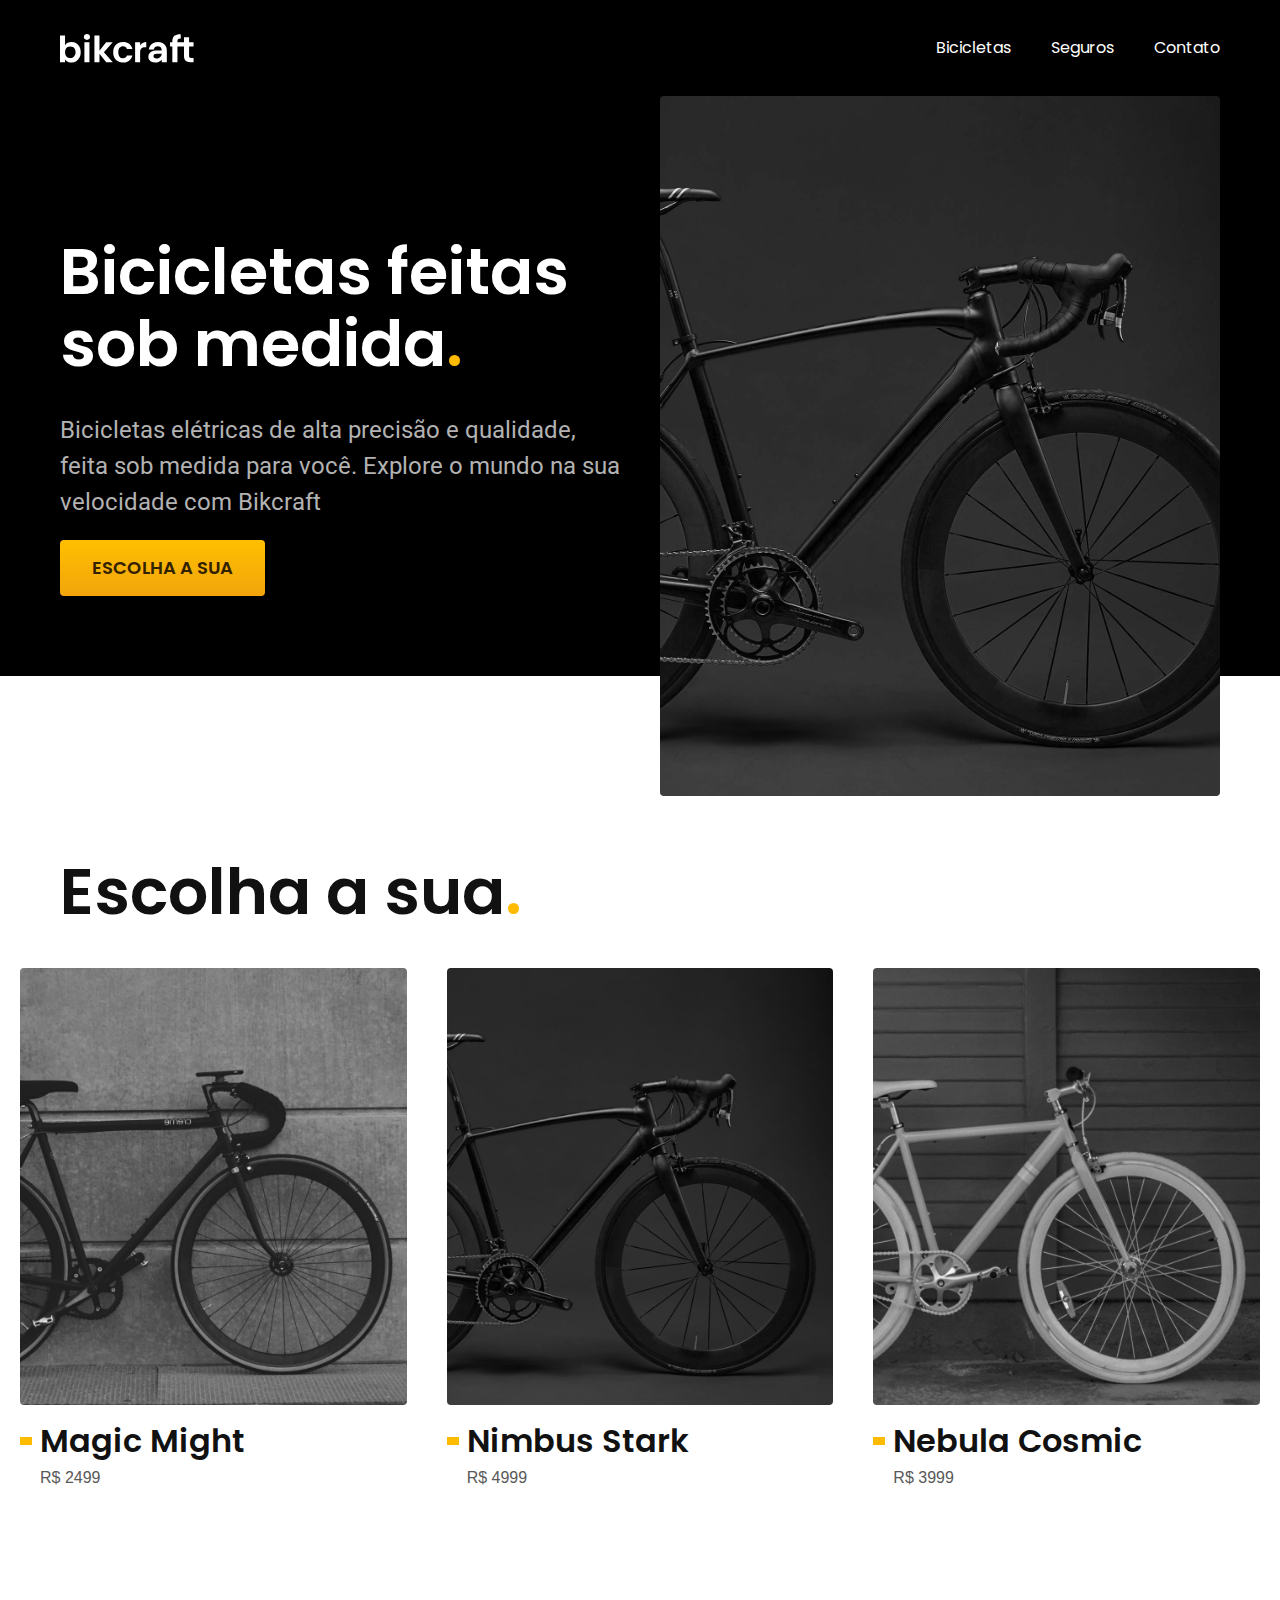
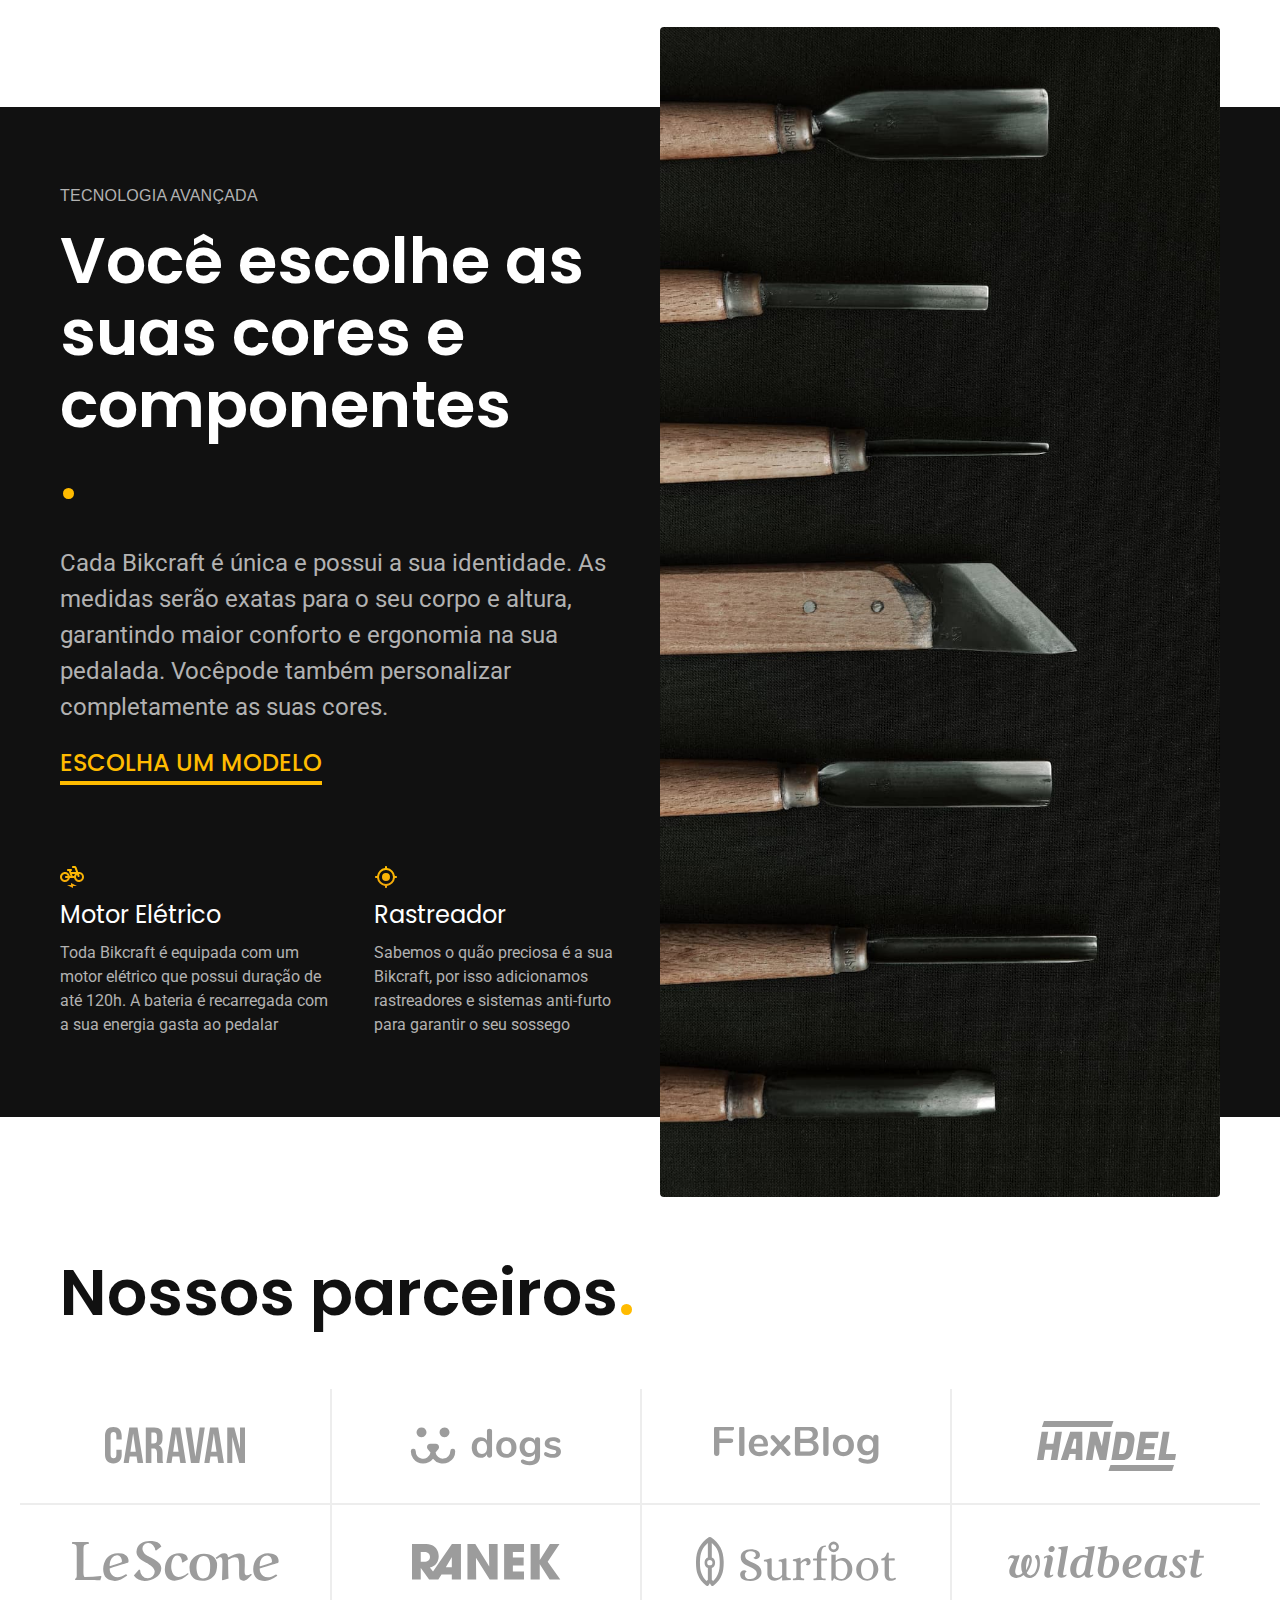
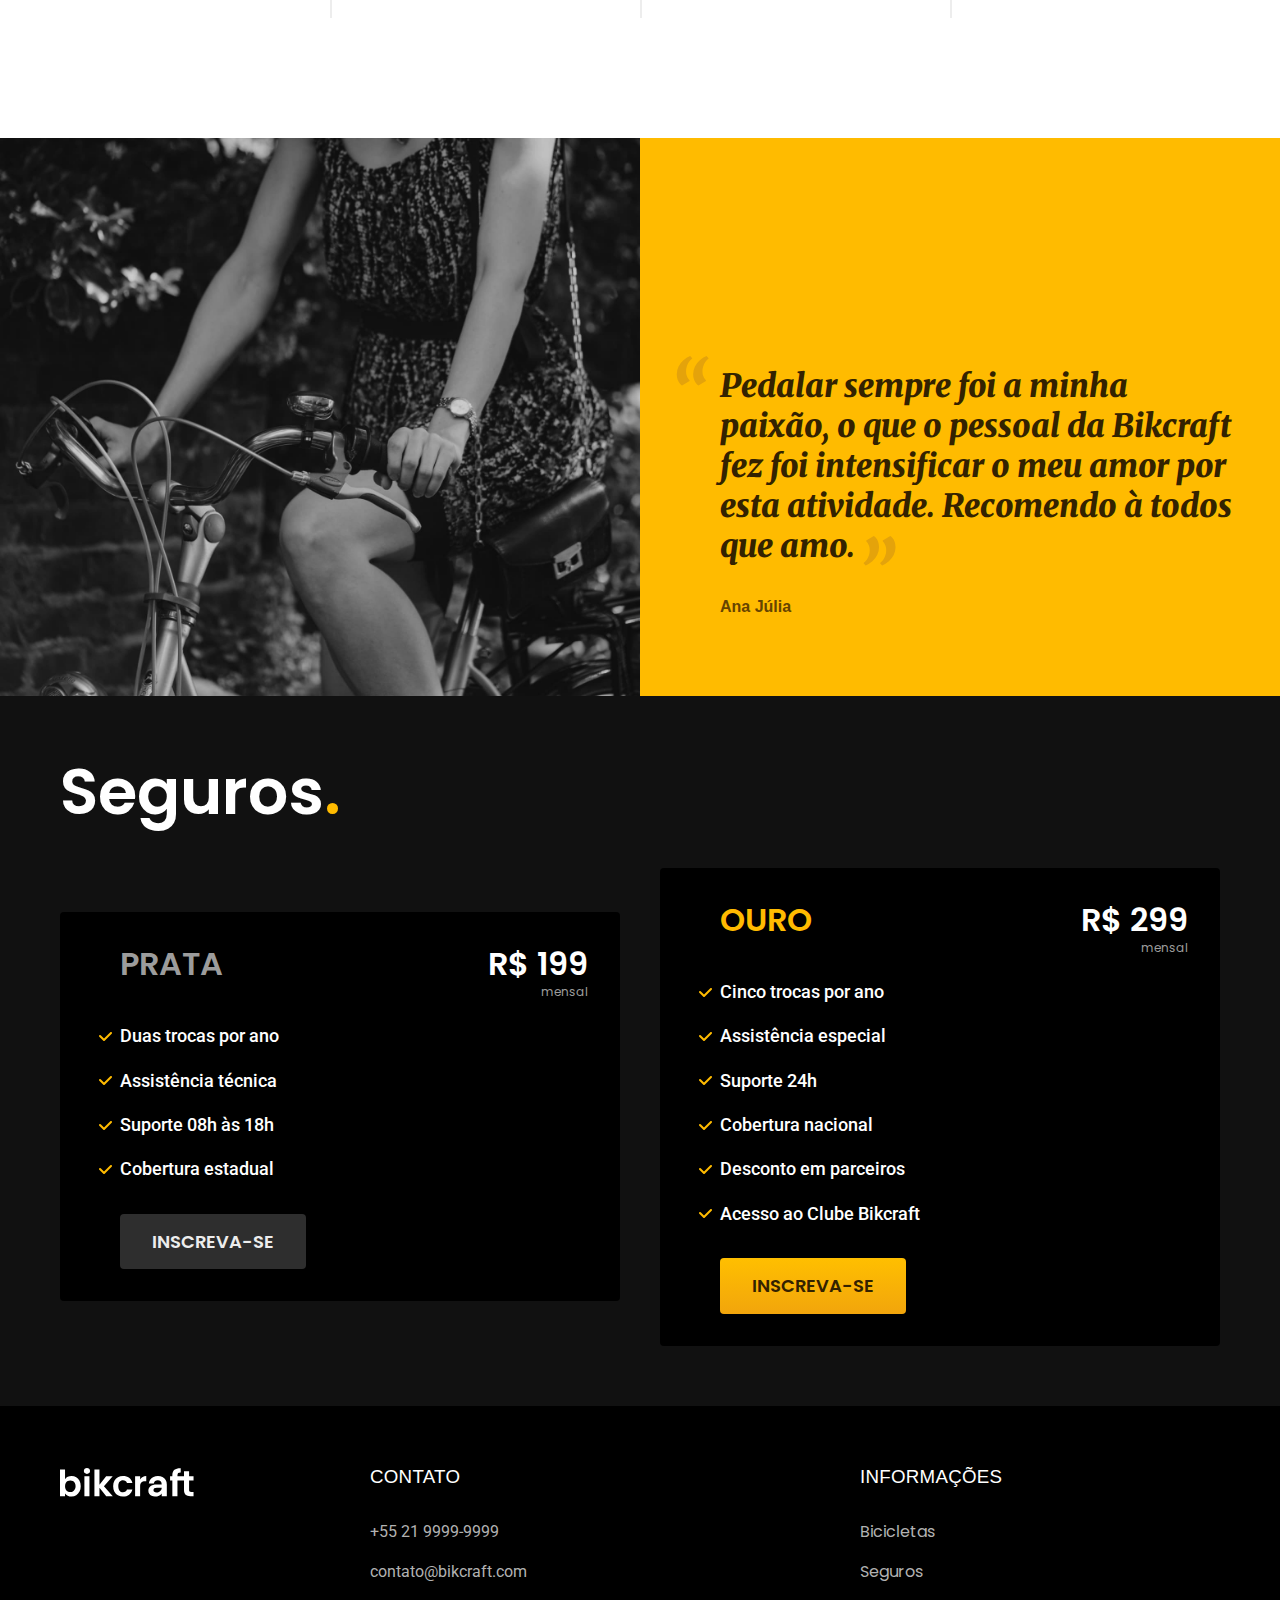
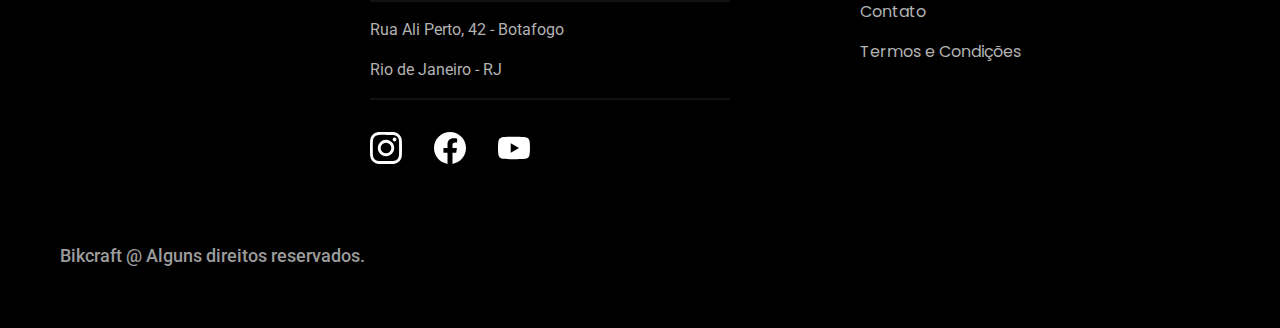
<file: index.html>
<!DOCTYPE html>
<html lang="en">

<head>
  <meta charset="UTF-8">
  <meta name="viewport" content="width=device-width, initial-scale=1.0">
  <meta name="description" content="Bicicletas elétricas de alta precisão e qualidade, feitas sob medida para o cliente. Explore o mundo na sua velocidade com a Bikecraft">
  <link rel="stylesheet" href="./css/style.css">
  <link rel="preconnect" href="https://fonts.googleapis.com">
  <link rel="preconnect" href="https://fonts.gstatic.com" crossorigin>
  <link href="https://fonts.googleapis.com/css2?family=Merriweather:ital,wght@1,900&family=Poppins:wght@400;600&family=Roboto:wght@400;500&display=swap" rel="stylesheet">
  <title>Bikecraft - Biciletas Elétricas</title>
</head>

<body>
  <header class="header-bg">
    <div class="header container">
      <a href="./">
        <img src="./img/bikcraft.svg" alt="Bikecraft">
      </a>

      <nav arial-label="primaria">
        <ul class="header-menu cor-0 font-1-s">
          <li><a href="./bicicletas.html">Bicicletas</a></li>
          <li><a href="./seguros.html">Seguros</a></li>
          <li><a href="./contato.html">Contato</a></li>
        </ul>
      </nav>
    </div>
  </header>

  <main class="introducao-bg">
    <div class="introducao container">
      <div class="introducao-conteudo">
        <h1 class="font-1-xxl cor-0">Bicicletas feitas sob medida<span class="cor-p1">.</span></h1>
        <p class="font-2-l cor-5">Bicicletas elétricas de alta precisão e qualidade, feita sob medida para você. Explore o mundo na sua velocidade com Bikcraft</p>
        <a class="botao" href="./bicicletas.html">Escolha a sua</a>
      </div>
      <div>
        <img src="./img/fotos/introducao.jpg" alt="Bicilete elétrica preta">
      </div>

    </div>

  </main>

  <article class="bicicletas-lista">
    <h2 class=" container font-1-xxl">Escolha a sua<span class="cor-p1">.</span></h2>
    <ul>
      <li>
        <a href="./bicicletas/magic.html">
          <img src="./img/bicicletas/magic-home.jpg" alt="Bicicleta preta">
          <h3 class="font-1-xl">Magic Might</h3>
          <span class="font-2m cor-8">R$ 2499</span>
        </a>
      </li>
      <li>
        <a href="./bicicletas/nebula.html">
          <img src="./img/bicicletas/nimbus-home.jpg" alt="Bicicleta cinza">
          <h3 class="font-1-xl">Nimbus Stark</h3>
          <span class="font-2m cor-8">R$ 4999</span>
        </a>
      </li>
      <li>
        <a href="./bicicletas/nimbus.html">
          <img src="./img/bicicletas/nebula-home.jpg" alt="Bicicleta branca">
          <h3 class="font-1-xl">Nebula Cosmic</h3>
          <span class="font-2m cor-8">R$ 3999</span>
        </a>
      </li>
    </ul>
  </article>

  <article class="tecnologia-bg">
    <div class="tecnologia container">
      <div class="tecnologia-conteudo">
        <span class="font-2-l-b cor-5">Tecnologia Avançada</span>
        <h2 class="font-1-xxl cor-0">Você escolhe as suas cores e componentes<span class="cor-p1">.</span></h2>
        <p class="font-2-l cor-5">Cada Bikcraft é única e possui a sua identidade. As medidas serão exatas para o seu corpo e altura, garantindo maior conforto e ergonomia na sua pedalada. Vocêpode também personalizar completamente as suas cores.</p>
        <a class="link" href="./bicicletas.html">Escolha um modelo</a>
        <div class="tecnologia-vantagens">
          <div>
            <img src="./img/icones/eletrica.svg" alt="">
            <h3 class="font-1-m cor-0">Motor Elétrico</h3>
            <p class="font-2-s cor-5">Toda Bikcraft é equipada com um motor elétrico que possui duração de até 120h. A bateria é recarregada com a sua energia gasta ao pedalar</p>
          </div>
          <div>
            <img src="./img/icones/rastreador.svg" alt="">
            <h3 class="font-1-m cor-0">Rastreador</h3>
            <p class="font-2-s cor-5">Sabemos o quão preciosa é a sua Bikcraft, por isso adicionamos rastreadores e sistemas anti-furto para garantir o seu sossego</p>
          </div>
        </div>
      </div>

      <div class="tecnologia-imagem">
        <img src="./img/fotos/tecnologia.jpg" alt="">
      </div>
    </div>
  </article>

  <section class="parceiros" aria-label="Nossos parceiros">
    <h2 class=" container font-1-xxl">Nossos parceiros<span class="cor-p1">.</span></h2>
    <ul>
      <li>
        <img src="./img/parceiros/caravan.svg" alt="carava">
      </li>
      <li>
        <img src="./img/parceiros/dogs.svg" alt="carava">
      </li>
      <li>
        <img src="./img/parceiros/flexblog.svg" alt="carava">
      </li>
      <li>
        <img src="./img/parceiros/handel.svg" alt="carava">
      </li>
      <li>
        <img src="./img/parceiros/lescone.svg" alt="carava">
      </li>
      <li>
        <img src="./img/parceiros/ranek.svg" alt="carava">
      </li>
      <li>
        <img src="./img/parceiros/surfbot.svg" alt="carava">
      </li>
      <li>
        <img src="./img/parceiros/wildbeast.svg" alt="carava">
      </li>
    </ul>
  </section>

  <section class="depoimento" aria-label="Depoimento">
    <div>
      <img src="./img/fotos/depoimento.jpg" alt="Pedalando bikcraft">
    </div>
    <div class="depoimento-conteudo">
      <blockquote class="font-1-xl cor-p5">
        <p>Pedalar sempre foi a minha paixão, o que o pessoal da Bikcraft fez foi intensificar o meu amor por esta atividade. Recomendo à todos que amo.</p>
      </blockquote>
      <span class="font-1-m-b cor-p4">Ana Júlia</span>
    </div>
  </section>

  <article class="seguros-bg">
    <div class="seguros container">
      <h2 class=" cor-0 font-1-xxl">Seguros<span class="cor-p1">.</span></h2>
      <div class="seguros-item">
        <h3 class="font-1-xl cor-6">PRATA</h3>
        <span class="font-1-xl cor-0">R$ 199 <span class="font-1-xs cor-6">mensal</span></span>
        <ul class="font-2-m cor-0">
          <li>Duas trocas por ano</li>
          <li>Assistência técnica</li>
          <li>Suporte 08h às 18h</li>
          <li>Cobertura estadual</li>
        </ul>
        <a class="botao secundario" href="./orcamento.html">Inscreva-se</a>
      </div>

      <div class="seguros-item">
        <h3 class="font-1-xl cor-p1">OURO</h3>
        <span class="font-1-xl cor-0">R$ 299 <span class="font-1-xs cor-6">mensal</span></span>
        <ul class="font-2-m cor-0">
          <li>Cinco trocas por ano</li>
          <li>Assistência especial</li>
          <li>Suporte 24h</li>
          <li>Cobertura nacional</li>
          <li>Desconto em parceiros</li>
          <li>Acesso ao Clube Bikcraft</li>
        </ul>
        <a class="botao" href="./orcamento.html">Inscreva-se</a>
      </div>
    </div>
  </article>

  <footer class="footer-bg">
    <div class="footer container">
      <img src="./img/bikcraft.svg" alt="Bikcraft">
      <div class="footer-contato">
        <h3 class="font-2-l-b cor-0">CONTATO</h3>
        <ul class="cor-5 font-2-s">
          <li><a href="tel:+552199999999">+55 21 9999-9999</a></li>
          <li><a href="mailto:contato@bikcraft.com">contato@bikcraft.com</a></li>
          <li>Rua Ali Perto, 42 - Botafogo</li>
          <li>Rio de Janeiro - RJ</li>
        </ul>

        <div class="footer-redes">
          <a href="./">
            <img src="./img/redes/instagram.svg" alt="Instagram">
          </a>
          <a href="./">
            <img src="./img/redes/facebook.svg" alt="Facebook">
          </a>
          <a href="./">
            <img src="./img/redes/youtube.svg" alt="Youtube">
          </a>
        </div>
      </div>

      <div class="footer-informacoes">
        <h3 class="font-2-l-b cor-0">INFORMAÇÕES</h3>
        <nav>
          <ul class="font-1-s cor-5">
            <li><a href="./bicicletas.html">Bicicletas</a></li>
            <li><a href="./seguros.html">Seguros</a></li>
            <li><a href="./contato.html">Contato</a></li>
            <li><a href="./termos.html">Termos e Condições</a></li>
          </ul>
        </nav>
      </div>
      <p class="footer-copy font-2-m cor-6">Bikcraft @ Alguns direitos reservados.</p>
    </div>

  </footer>
</body>

</html>
</file>
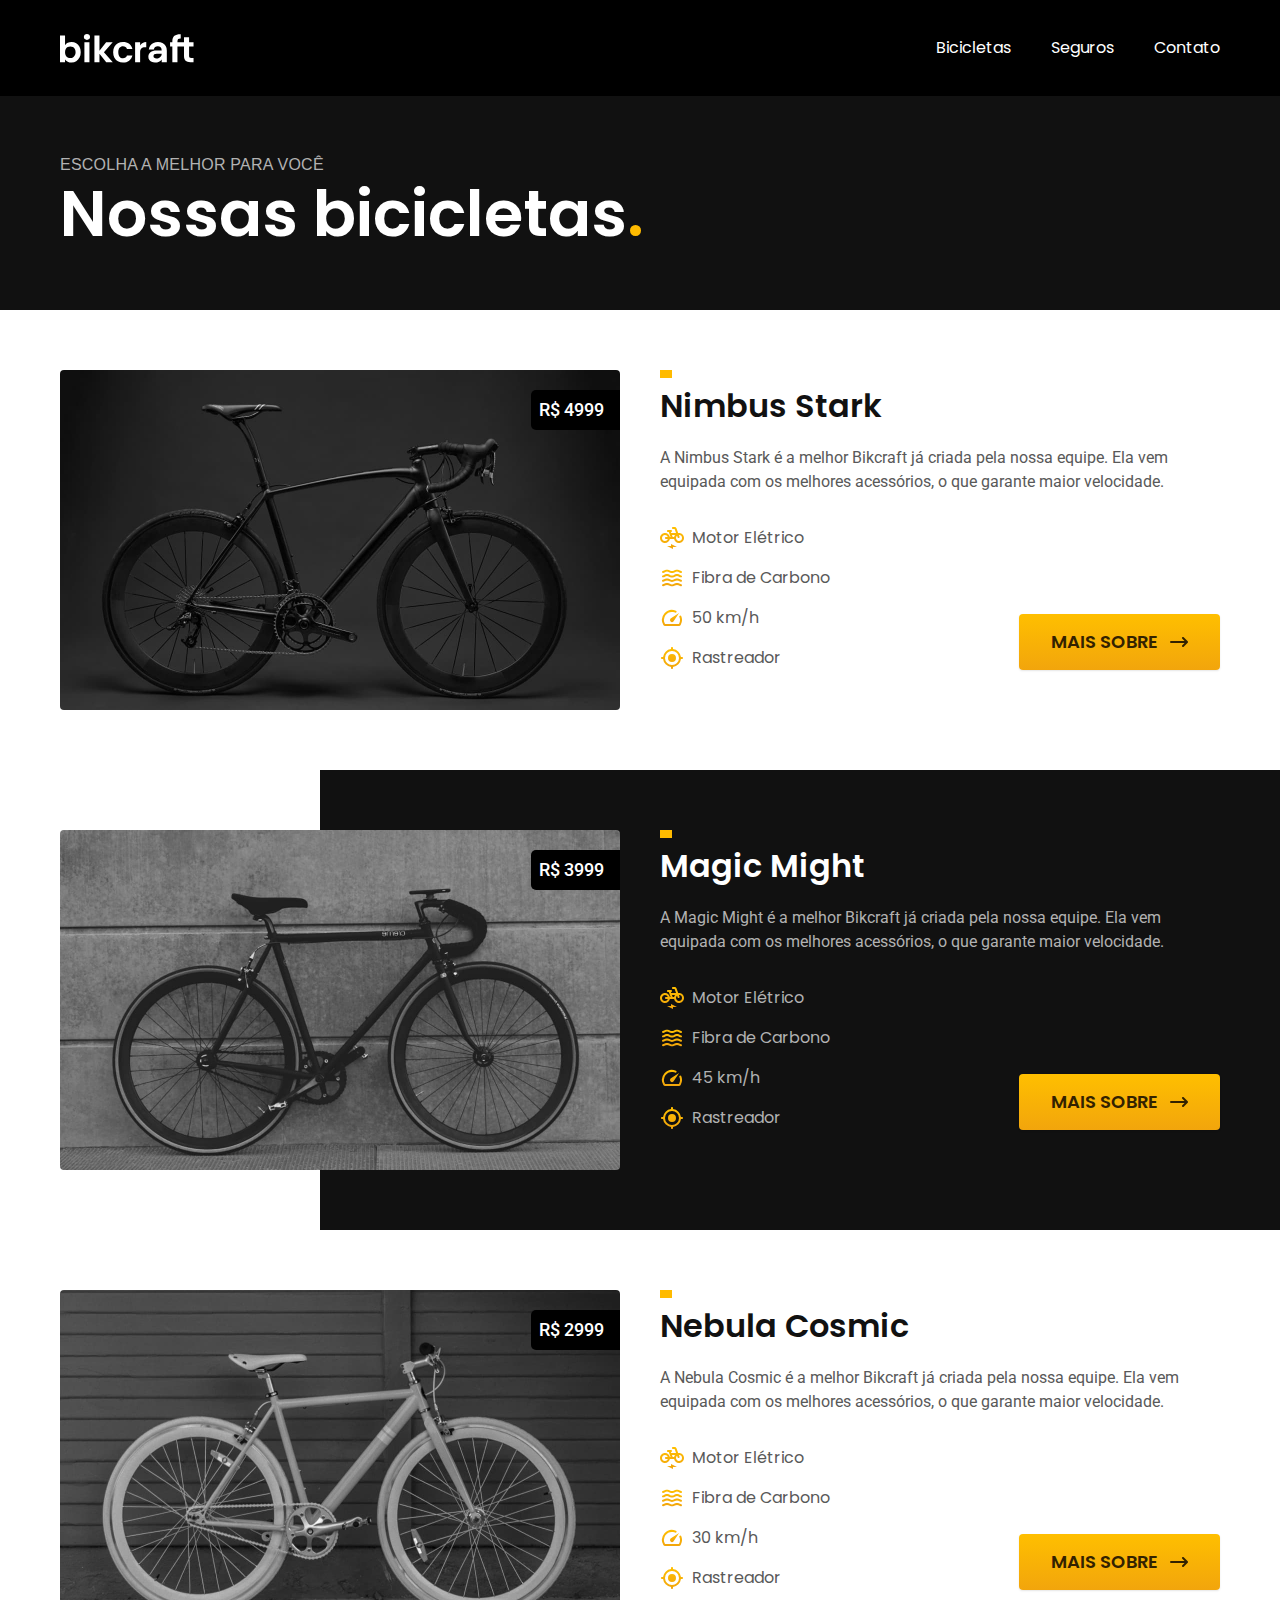
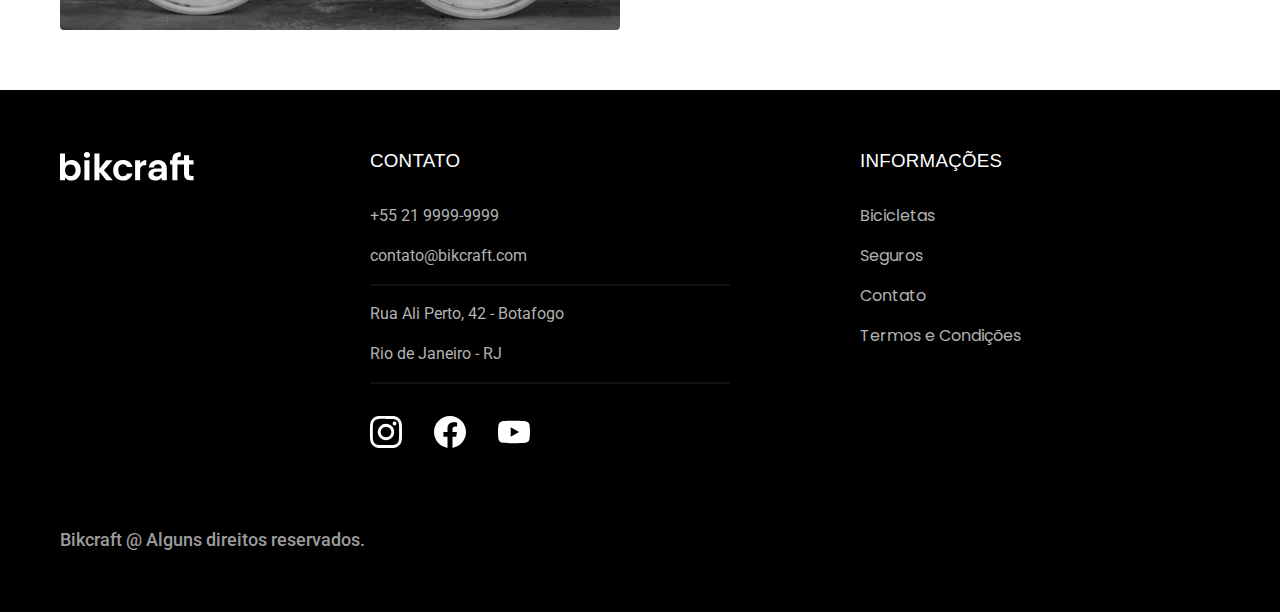
<file: bicicletas.html>
<!DOCTYPE html>
<html lang="en">

<head>
  <meta charset="UTF-8">
  <meta name="viewport" content="width=device-width, initial-scale=1.0">
  <meta name="description" content="Bicicletas">
  <link rel="stylesheet" href="./css/style.css">
  <link rel="preconnect" href="https://fonts.googleapis.com">
  <link rel="preconnect" href="https://fonts.gstatic.com" crossorigin>
  <link href="https://fonts.googleapis.com/css2?family=Merriweather:ital,wght@1,900&family=Poppins:wght@400;600&family=Roboto:wght@400;500&display=swap" rel="stylesheet">
  <title>Bicicletas | Bikcraft</title>
</head>

<body id="bicicletas">
  <header class="header-bg">
    <div class="header container">
      <a href="./">
        <img src="./img/bikcraft.svg" alt="Bikecraft">
      </a>

      <nav arial-label="primaria">
        <ul class="header-menu cor-0 font-1-s">
          <li><a href="./bicicletas.html">Bicicletas</a></li>
          <li><a href="./seguros.html">Seguros</a></li>
          <li><a href="./contato.html">Contato</a></li>
        </ul>
      </nav>
    </div>
  </header>

  <main>
    <div class="titulo-bg">
      <div class="titulo container">
        <p class="font-2-l-b cor-5">Escolha a melhor para você</p>
        <h1 class="font-1-xxl cor-0">Nossas bicicletas<span class="cor-p1">.</span></h1>
      </div>
    </div>


    <div class="bicicletas container">
      <div class="bicicletas-imagem">
        <img src="./img/bicicletas/nimbus.jpg" alt="Bicicleta preta">
        <span class="font-2-m cor-0">R$ 4999</span>
      </div>
      <div class="bicicletas-conteudo">
        <h2 class="font-1-xl">Nimbus Stark</h2>
        <p class="font-2-s cor-8">A Nimbus Stark é a melhor Bikcraft já criada pela nossa equipe. Ela vem equipada com os melhores acessórios, o que garante maior velocidade.</p>
        <ul class="font-1-s cor-8">
          <li><img src="./img/icones/eletrica.svg" alt="">Motor Elétrico</li>
          <li><img src="./img/icones/carbono.svg" alt="">Fibra de Carbono</li>
          <li><img src="./img/icones/velocidade.svg" alt="">50 km/h</li>
          <li><img src="./img/icones/rastreador.svg" alt="">Rastreador</li>
        </ul>
        <a class="botao seta" href="./bicicletas/nimbus.html">Mais sobre</a>
      </div>
    </div>


    <div class="bicicletas-bg">
      <div class="bicicletas container">
        <div class="bicicletas-imagem">
          <img src="./img/bicicletas/magic.jpg" alt="Bicicleta preta">
          <span class="font-2-m cor-0">R$ 3999</span>
        </div>
        <div class="bicicletas-conteudo">
          <h2 class="font-1-xl cor-0">Magic Might</h2>
          <p class="font-2-s cor-5">A Magic Might é a melhor Bikcraft já criada pela nossa equipe. Ela vem equipada com os melhores acessórios, o que garante maior velocidade.</p>
          <ul class="font-1-s cor-5">
            <li><img src="./img/icones/eletrica.svg" alt="">Motor Elétrico</li>
            <li><img src="./img/icones/carbono.svg" alt="">Fibra de Carbono</li>
            <li><img src="./img/icones/velocidade.svg" alt="">45 km/h</li>
            <li><img src="./img/icones/rastreador.svg" alt="">Rastreador</li>
          </ul>
          <a class="botao seta" href="./bicicletas/magic.html">Mais sobre</a>
        </div>
      </div>
    </div>


    <div class="bicicletas container">
      <div class="bicicletas-imagem">
        <img src="./img/bicicletas/nebula.jpg" alt="Bicicleta preta">
        <span class="font-2-m cor-0">R$ 2999</span>
      </div>
      <div class="bicicletas-conteudo">
        <h2 class="font-1-xl">Nebula Cosmic</h2>
        <p class="font-2-s cor-8">A Nebula Cosmic é a melhor Bikcraft já criada pela nossa equipe. Ela vem equipada com os melhores acessórios, o que garante maior velocidade.</p>
        <ul class="font-1-s cor-8">
          <li><img src="./img/icones/eletrica.svg" alt="">Motor Elétrico</li>
          <li><img src="./img/icones/carbono.svg" alt="">Fibra de Carbono</li>
          <li><img src="./img/icones/velocidade.svg" alt="">30 km/h</li>
          <li><img src="./img/icones/rastreador.svg" alt="">Rastreador</li>
        </ul>
        <a class="botao seta" href="./bicicletas/nebula.html">Mais sobre</a>
      </div>
    </div>

  </main>

  <footer class="footer-bg">
    <div class="footer container">
      <img src="./img/bikcraft.svg" alt="Bikcraft">
      <div class="footer-contato">
        <h3 class="font-2-l-b cor-0">CONTATO</h3>
        <ul class="cor-5 font-2-s">
          <li><a href="tel:+552199999999">+55 21 9999-9999</a></li>
          <li><a href="mailto:contato@bikcraft.com">contato@bikcraft.com</a></li>
          <li>Rua Ali Perto, 42 - Botafogo</li>
          <li>Rio de Janeiro - RJ</li>
        </ul>

        <div class="footer-redes">
          <a href="./">
            <img src="./img/redes/instagram.svg" alt="Instagram">
          </a>
          <a href="./">
            <img src="./img/redes/facebook.svg" alt="Facebook">
          </a>
          <a href="./">
            <img src="./img/redes/youtube.svg" alt="Youtube">
          </a>
        </div>
      </div>

      <div class="footer-informacoes">
        <h3 class="font-2-l-b cor-0">INFORMAÇÕES</h3>
        <nav>
          <ul class="font-1-s cor-5">
            <li><a href="./bicicletas.html">Bicicletas</a></li>
            <li><a href="./seguros.html">Seguros</a></li>
            <li><a href="./contato.html">Contato</a></li>
            <li><a href="./termos.html">Termos e Condições</a></li>
          </ul>
        </nav>
      </div>
      <p class="footer-copy font-2-m cor-6">Bikcraft @ Alguns direitos reservados.</p>
    </div>

  </footer>
</body>

</html>
</file>
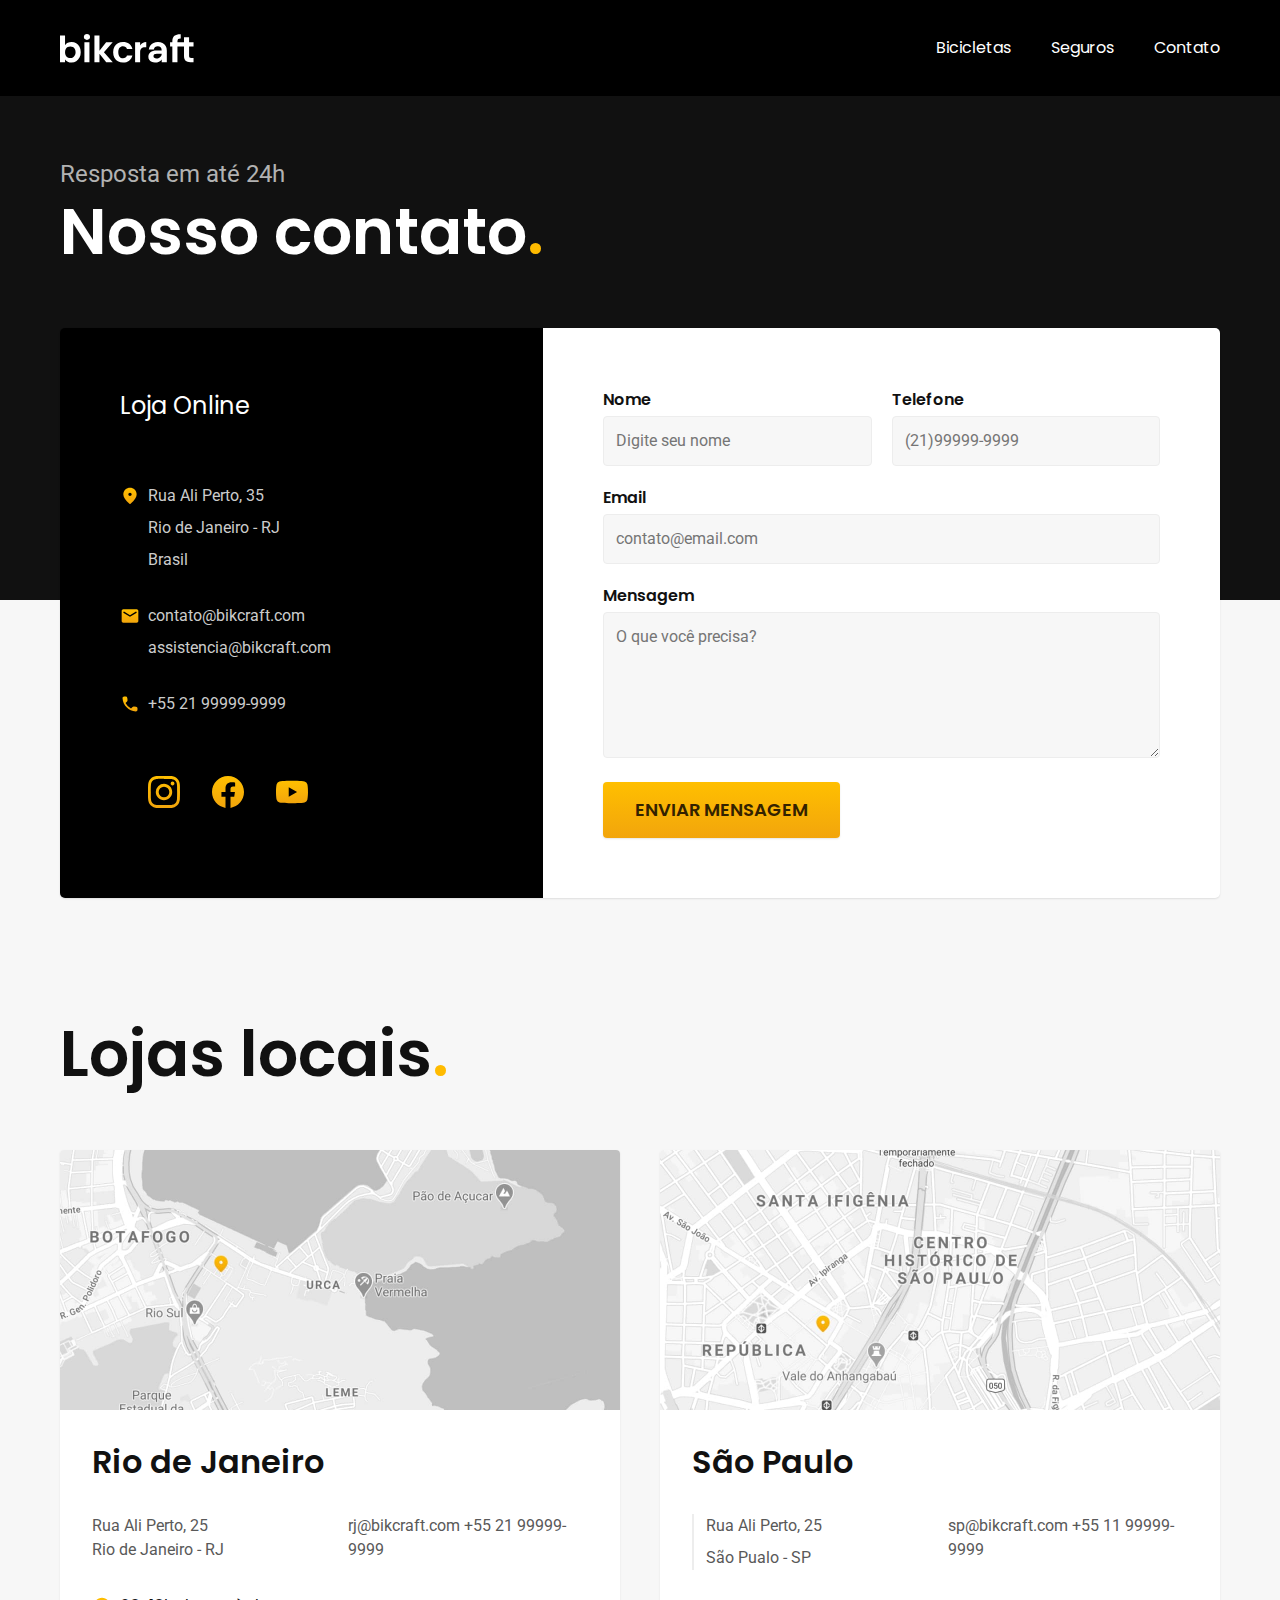
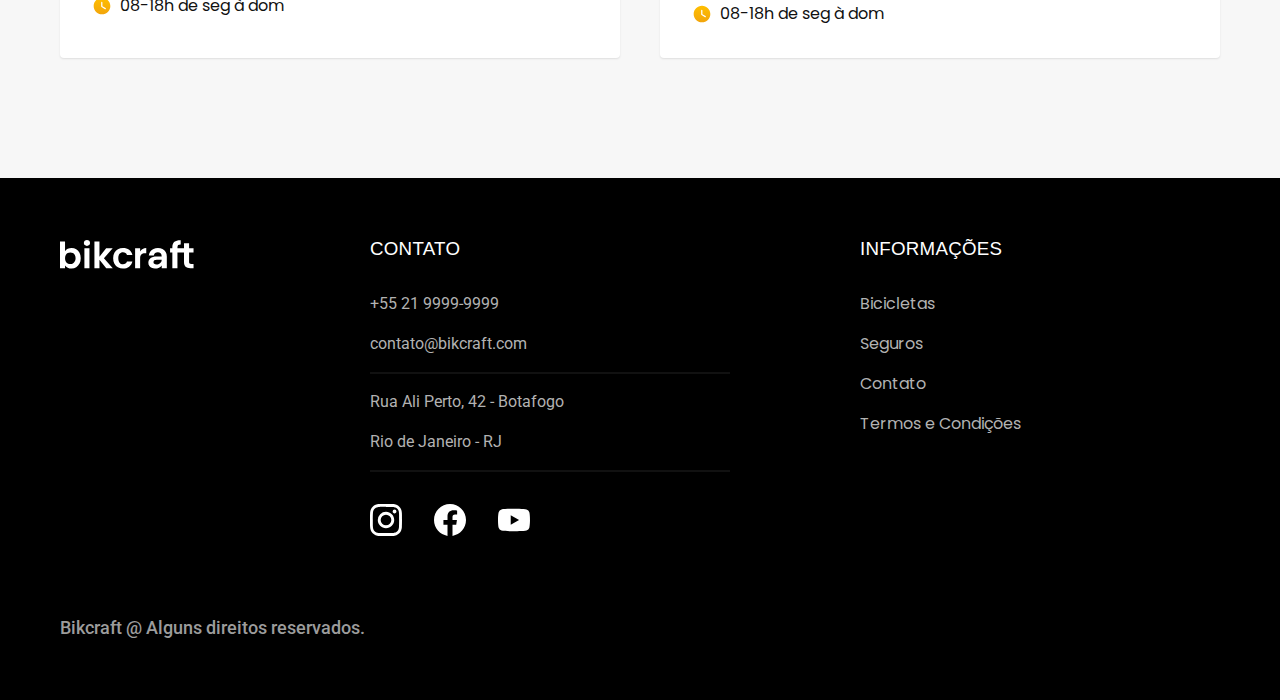
<file: contato.html>
<!DOCTYPE html>
<html lang="en">

<head>
  <meta charset="UTF-8">
  <meta name="viewport" content="width=device-width, initial-scale=1.0">
  <meta name="description" content="Contato">
  <link rel="stylesheet" href="./css/style.css">
  <link rel="preconnect" href="https://fonts.googleapis.com">
  <link rel="preconnect" href="https://fonts.gstatic.com" crossorigin>
  <link href="https://fonts.googleapis.com/css2?family=Merriweather:ital,wght@1,900&family=Poppins:wght@400;600&family=Roboto:wght@400;500&display=swap" rel="stylesheet">
  <title>Contato | Bikcraft</title>
</head>

<body id="contato">
  <header class="header-bg">
    <div class="header container">
      <a href="./">
        <img src="./img/bikcraft.svg" alt="Bikecraft">
      </a>

      <nav arial-label="primaria">
        <ul class="header-menu cor-0 font-1-s">
          <li><a href="./bicicletas.html">Bicicletas</a></li>
          <li><a href="./seguros.html">Seguros</a></li>
          <li><a href="./contato.html">Contato</a></li>
        </ul>
      </nav>
    </div>
  </header>

  <main>
    <div class="titulo-bg">
      <div class="titulo container">
        <p class="font-2-l cor-5">Resposta em até 24h</p>
        <h1 class="font-1-xxl cor-0">Nosso contato<span class="cor-p1">.</span></h1>
      </div>
    </div>

    <div class="contato container">
      <section class="contato-dados" aria-label="Endereço">
        <h2 class="font-1-m cor-0">Loja Online</h2>
        <div class="contato-endereco font-2-s cor-4">
          <p>Rua Ali Perto, 35</p>
          <p>Rio de Janeiro - RJ</p>
          <p>Brasil</p>
        </div>
        <address class="contato-meios font-2-s cor-4">
          <a href="mailto:contato@bikcraft.com">contato@bikcraft.com</a>
          <a href="mailto:assistencia@bikcraft.com">assistencia@bikcraft.com</a>
          <a href="tel:+5521999999999">+55 21 99999-9999</a>
        </address>
        <div class="contato-redes">
          <a href="./">
            <img src="./img/redes/instagram-p.svg" alt="Instagram">
          </a>
          <a href="./">
            <img src="./img/redes/facebook-p.svg" alt="Facebook">
          </a>
          <a href="./">
            <img src="./img/redes/youtube-p.svg" alt="Youtube">
          </a>
        </div>
      </section>

      <section class="contato-formulario" aria-label="Formulario">
        <form class="form" action="./contato.html">
          <div>
            <label for="nome">Nome</label>
            <input type="text" name="nome" id="nome" placeholder="Digite seu nome">
          </div>
          <div>
            <label for="telefone">Telefone</label>
            <input type="text" name="telefone" id="telefone" placeholder="(21)99999-9999">
          </div>
          <div class="col-2">
            <label for="email">Email</label>
            <input type="email" name="email" id="email" placeholder="contato@email.com">
          </div>
          <div class="col-2">
            <label for="mensagem">Mensagem</label>
            <textarea rows="5" name="mensagem" id="mensagem" placeholder="O que você precisa?"></textarea>
          </div>
          <button class="botao col-2">Enviar mensagem</button>
        </form>
      </section>
    </div>
  </main>

  <article class="lojas container">
    <h2 class="font-1-xxl">Lojas locais<span class="cor-p1">.</span></h2>
    <div class="lojas-item">
      <img src="./img/lojas/rj.jpg" alt="rua endereco">

      <div class="lojas-conteudo">
        <h3 class="font-1-xl">Rio de Janeiro</h3>
        <div class="lojgas-dados font-2-s cor-8">
          <p>Rua Ali Perto, 25</p>
          <p>Rio de Janeiro - RJ</p>
        </div>
        <div class="lojgas-dados font-2-s cor-8">
          <a href="mailto:rj@bikcraft.com">rj@bikcraft.com</a>
          <a href="tel:+5521999999999">+55 21 99999-9999</a>
        </div>
        <p class="lojas-tempo font-1-s"><img src="./img/icones/horario.svg" alt="">08-18h de seg à dom</p>
      </div>
    </div>

    <div class="lojas-item">
      <img src="./img/lojas/sp.jpg" alt="rua endereco">

      <div class="lojas-conteudo">
        <h3 class="font-1-xl">São Paulo</h3>
        <div class="lojas-dados font-2-s cor-8">
          <p>Rua Ali Perto, 25</p>
          <p>São Pualo - SP</p>
        </div>
        <div class="lojgas-dados font-2-s cor-8">
          <a href="mailto:rj@bikcraft.com">sp@bikcraft.com</a>
          <a href="tel:+5521999999999">+55 11 99999-9999</a>
        </div>
        <p class="lojas-tempo font-1-s"><img src="./img/icones/horario.svg" alt="">08-18h de seg à dom</p>
      </div>
    </div>
  </article>

  <footer class="footer-bg">
    <div class="footer container">
      <img src="./img/bikcraft.svg" alt="Bikcraft">
      <div class="footer-contato">
        <h3 class="font-2-l-b cor-0">CONTATO</h3>
        <ul class="cor-5 font-2-s">
          <li><a href="tel:+552199999999">+55 21 9999-9999</a></li>
          <li><a href="mailto:contato@bikcraft.com">contato@bikcraft.com</a></li>
          <li>Rua Ali Perto, 42 - Botafogo</li>
          <li>Rio de Janeiro - RJ</li>
        </ul>

        <div class="footer-redes">
          <a href="./">
            <img src="./img/redes/instagram.svg" alt="Instagram">
          </a>
          <a href="./">
            <img src="./img/redes/facebook.svg" alt="Facebook">
          </a>
          <a href="./">
            <img src="./img/redes/youtube.svg" alt="Youtube">
          </a>
        </div>
      </div>

      <div class="footer-informacoes">
        <h3 class="font-2-l-b cor-0">INFORMAÇÕES</h3>
        <nav>
          <ul class="font-1-s cor-5">
            <li><a href="./bicicletas.html">Bicicletas</a></li>
            <li><a href="./seguros.html">Seguros</a></li>
            <li><a href="./contato.html">Contato</a></li>
            <li><a href="./termos.html">Termos e Condições</a></li>
          </ul>
        </nav>
      </div>
      <p class="footer-copy font-2-m cor-6">Bikcraft @ Alguns direitos reservados.</p>
    </div>

  </footer>
</body>

</html>
</file>
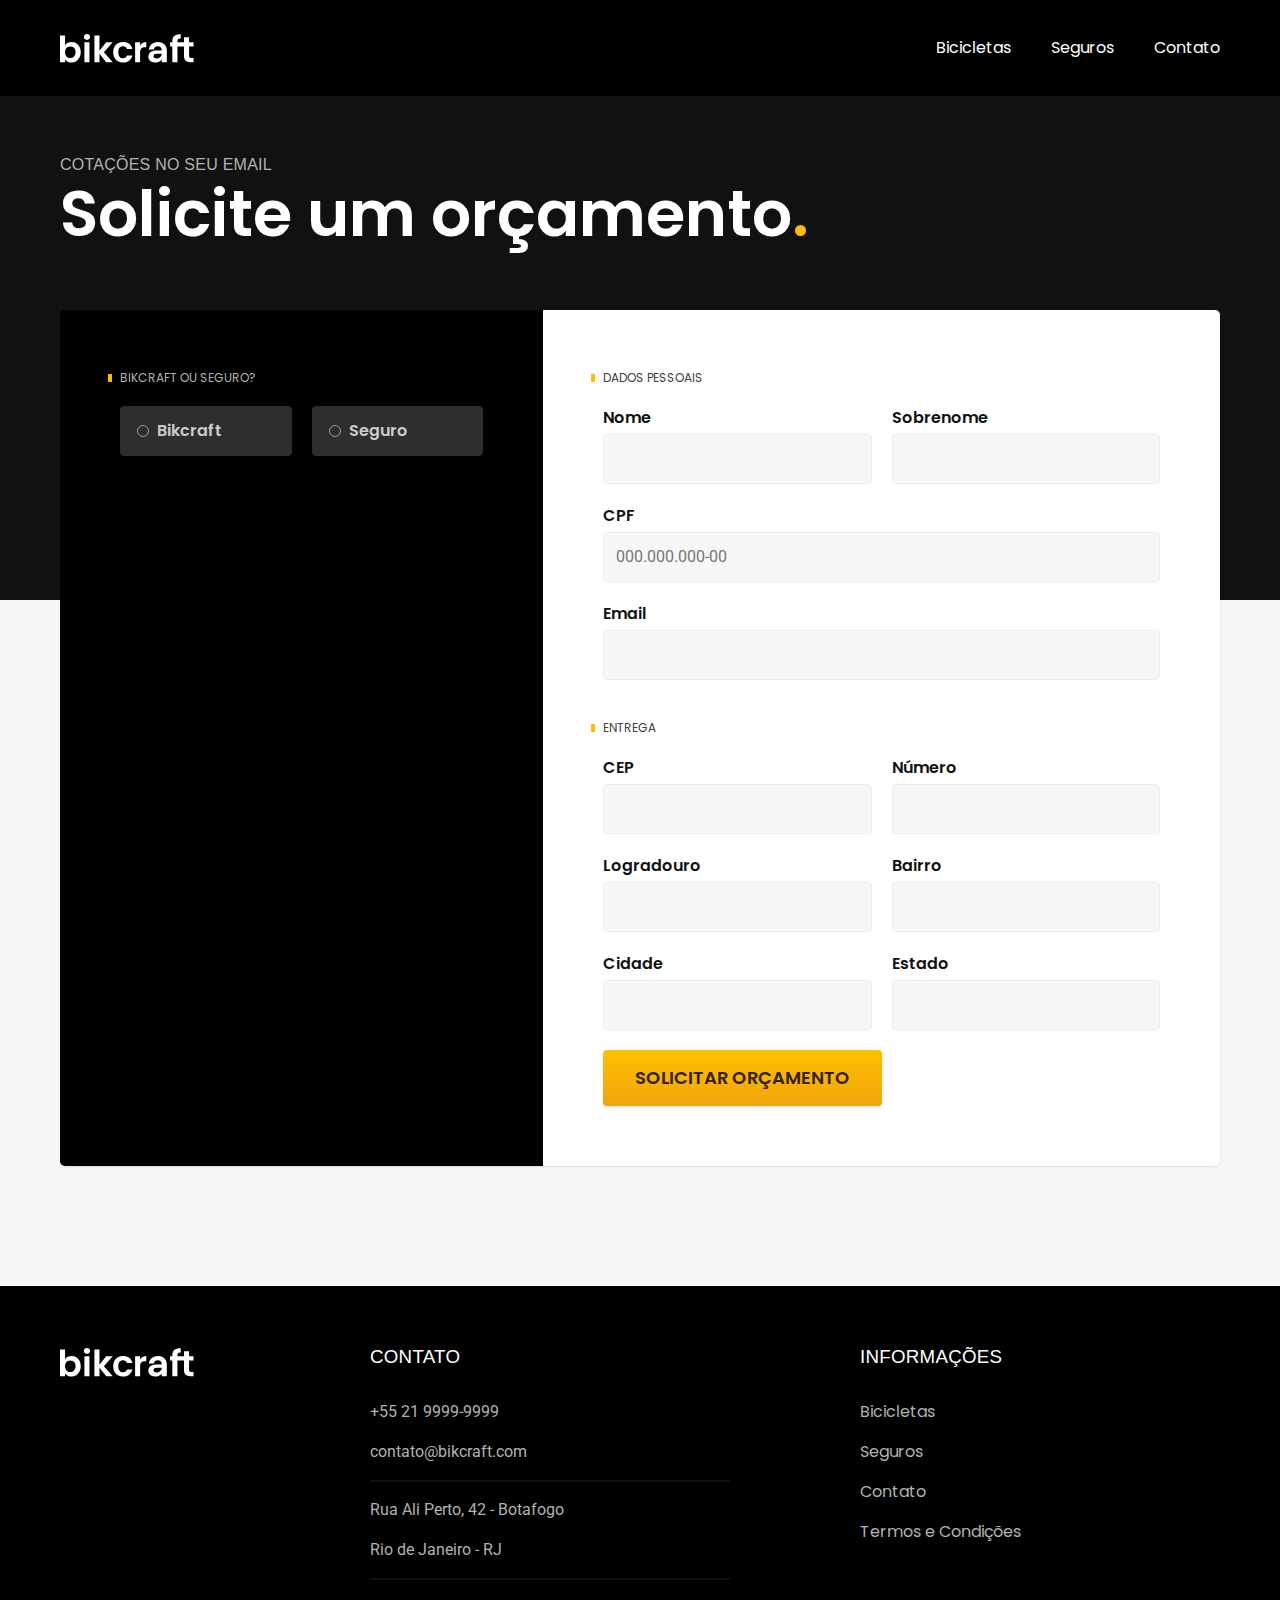
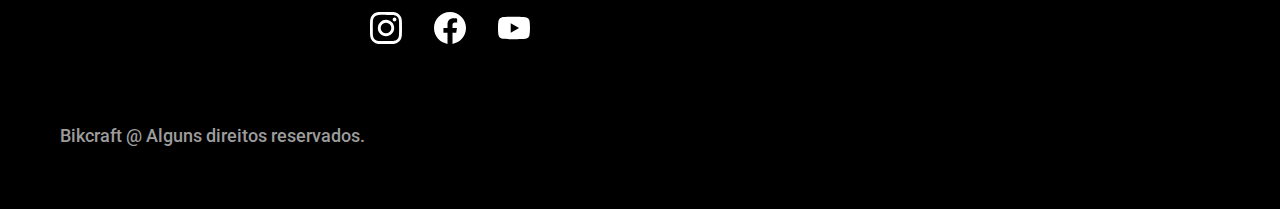
<file: orcamento.html>
<!DOCTYPE html>
<html lang="en">

<head>
  <meta charset="UTF-8">
  <meta name="viewport" content="width=device-width, initial-scale=1.0">
  <meta name="description" content="Orcamento">
  <link rel="stylesheet" href="./css/style.css">
  <link rel="preconnect" href="https://fonts.googleapis.com">
  <link rel="preconnect" href="https://fonts.gstatic.com" crossorigin>
  <link href="https://fonts.googleapis.com/css2?family=Merriweather:ital,wght@1,900&family=Poppins:wght@400;600&family=Roboto:wght@400;500&display=swap" rel="stylesheet">
  <title>Orçamento | Bikcraft</title>
</head>

<body id="orcamento">
  <header class="header-bg">
    <div class="header container">
      <a href="./">
        <img src="./img/bikcraft.svg" alt="Bikecraft">
      </a>

      <nav arial-label="primaria">
        <ul class="header-menu cor-0 font-1-s">
          <li><a href="./bicicletas.html">Bicicletas</a></li>
          <li><a href="./seguros.html">Seguros</a></li>
          <li><a href="./contato.html">Contato</a></li>
        </ul>
      </nav>
    </div>
  </header>

  <main>
    <div class="titulo-bg">
      <div class="titulo container">
        <p class="font-2-l-b cor-5">Cotações no seu email</p>
        <h1 class="font-1-xxl cor-0">Solicite um orçamento<span class="cor-p1">.</span></h1>
      </div>
    </div>

    <form class="orcamento container" action="./">
      <div class="orcamento-produto">
        <h2 class="font-1-xs cor-5">Bikcraft ou Seguro?</h2>

        <input type="radio" name="tipo" id="bikcraft" value="bikcraft">
        <label for="bikcraft">Bikcraft</label>

        <input type="radio" name="tipo" id="seguro" value="seguro">
        <label for="seguro">Seguro</label>

        <div class="orcamento-conteudo" id="orcamento-bikcraft">
          <h2 class="font-1-xs cor-5">Escolha a sua</h2>

          <input type="radio" name="produto" id="nimbus" value="nimbus">
          <label for="nimbus">Nimbus Stark<span>R$ 4999</span></label>
          <div class="orcamento-detalhes">
            <ul class="font-1-xs cor-8">
              <li><img src="./img/icones/eletrica.svg" alt="">Motor Elétrico</li>
              <li><img src="./img/icones/carbono.svg" alt="">Fibra de Carbono</li>
              <li><img src="./img/icones/velocidade.svg" alt="">50 km/h</li>
              <li><img src="./img/icones/rastreador.svg" alt="">Rastreador</li>
            </ul>
            <img src="./img/bicicletas/nimbus.jpg" alt="preta">
          </div>

          <input type="radio" name="produto" id="magic" value="magic">
          <label for="magic">Magic Might<span>R$ 2499</span></label>
          <div class="orcamento-detalhes">
            <ul class="font-1-xs cor-8">
              <li><img src="./img/icones/eletrica.svg" alt="">Motor Elétrico</li>
              <li><img src="./img/icones/carbono.svg" alt="">Fibra de Carbono</li>
              <li><img src="./img/icones/velocidade.svg" alt="">35 km/h</li>
              <li><img src="./img/icones/rastreador.svg" alt="">Rastreador</li>
            </ul>
            <img src="./img/bicicletas/magic.jpg" alt="branca">
          </div>

          <input type="radio" name="produto" id="nebula" value="nebula">
          <label for="nebula">Nebula Cosmic<span>R$ 3999</span></label>
          <div class="orcamento-detalhes">
            <ul class="font-1-xs cor-8">
              <li><img src="./img/icones/eletrica.svg" alt="">Motor Elétrico</li>
              <li><img src="./img/icones/carbono.svg" alt="">Fibra de Carbono</li>
              <li><img src="./img/icones/velocidade.svg" alt="">40 km/h</li>
              <li><img src="./img/icones/rastreador.svg" alt="">Rastreador</li>
            </ul>
            <img src="./img/bicicletas/nebula.jpg" alt="preta2">
          </div>

        </div>

        <div class="orcamento-conteudo" id="orcamento-seguro">
          <h2 class="font-1-xs cor-5">Escolha o plano</h2>

          <input type="radio" name="produto" id="prata" value="prata">
          <label for="prata">Prata<span>R$ 199</span></label>

          <input type="radio" name="produto" id="ouro" value="ouro">
          <label for="ouro">Ouro<span>R$ 299</span></label>

        </div>

      </div>

      <div class="orcamento-dados form">
        <h2 class="font-1-xs cor-9 col-2">Dados pessoais</h2>
        <div>
          <label for="nome">Nome</label>
          <input type="text" name="nome" id="nome">
        </div>

        <div>
          <label for="sobrenome">Sobrenome</label>
          <input type="text" name="sobrenome" id="sobrenome">
        </div>

        <div class="col-2">
          <label for="cpf">CPF</label>
          <input type="text" name="cpf" id="cpf" placeholder="000.000.000-00">
        </div>

        <div class="col-2">
          <label for="email">Email</label>
          <input type="email" name="email" id="email">
        </div>

        <h2 class="font-1-xs cor-9 col-2">Entrega</h2>
        <div>
          <label for="cep">CEP</label>
          <input type="text" name="cep" id="cep">
        </div>

        <div>
          <label for="numero">Número</label>
          <input type="text" name="numero" id="numero">
        </div>

        <div>
          <label for="logradouro">Logradouro</label>
          <input type="text" name="logradouro" id="logradouro">
        </div>

        <div>
          <label for="bairro">Bairro</label>
          <input type="text" name="bairro" id="bairro">
        </div>

        <div>
          <label for="cidade">Cidade</label>
          <input type="text" name="cidade" id="cidade">
        </div>

        <div>
          <label for="estado">Estado</label>
          <input type="text" name="estado" id="estado">
          <!-- <select name="estado" id="estado" aria-placeholder="Selecione">
            <option value="ac">AC</option>
            <option value="al">AL</option>
            <option value="ap">AP</option>
            <option value="am">AM</option>
            <option value="ba">BA</option>
            <option value="ce">CE</option>
            <option value="df">DF</option>
            <option value="es">ES</option>
            <option value="go">GO</option>
            <option value="ma">MA</option>
            <option value="mt">MT</option>
            <option value="ms">MS</option>
            <option value="mg">MG</option>
            <option value="pa">PA</option>
            <option value="pb">PB</option>
            <option value="pr">PR</option>
            <option value="pe">PE</option>
            <option value="pi">PI</option>
            <option value="rj">RJ</option>
            <option value="rn">RN</option>
            <option value="rs">RS</option>
            <option value="ro">RO</option>
            <option value="rr">RR</option>
            <option value="sc">SC</option>
            <option value="sp">SP</option>
            <option value="se">SE</option>
            <option value="to">TO</option>
          </select> -->
        </div>

        <button class="botao col-2">Solicitar orçamento</button>
      </div>
    </form>
  </main>

  <footer class="footer-bg">
    <div class="footer container">
      <img src="./img/bikcraft.svg" alt="Bikcraft">
      <div class="footer-contato">
        <h3 class="font-2-l-b cor-0">CONTATO</h3>
        <ul class="cor-5 font-2-s">
          <li><a href="tel:+552199999999">+55 21 9999-9999</a></li>
          <li><a href="mailto:contato@bikcraft.com">contato@bikcraft.com</a></li>
          <li>Rua Ali Perto, 42 - Botafogo</li>
          <li>Rio de Janeiro - RJ</li>
        </ul>

        <div class="footer-redes">
          <a href="./">
            <img src="./img/redes/instagram.svg" alt="Instagram">
          </a>
          <a href="./">
            <img src="./img/redes/facebook.svg" alt="Facebook">
          </a>
          <a href="./">
            <img src="./img/redes/youtube.svg" alt="Youtube">
          </a>
        </div>
      </div>

      <div class="footer-informacoes">
        <h3 class="font-2-l-b cor-0">INFORMAÇÕES</h3>
        <nav>
          <ul class="font-1-s cor-5">
            <li><a href="./bicicletas.html">Bicicletas</a></li>
            <li><a href="./seguros.html">Seguros</a></li>
            <li><a href="./contato.html">Contato</a></li>
            <li><a href="./termos.html">Termos e Condições</a></li>
          </ul>
        </nav>
      </div>
      <p class="footer-copy font-2-m cor-6">Bikcraft @ Alguns direitos reservados.</p>
    </div>

  </footer>
</body>

</html>
</file>
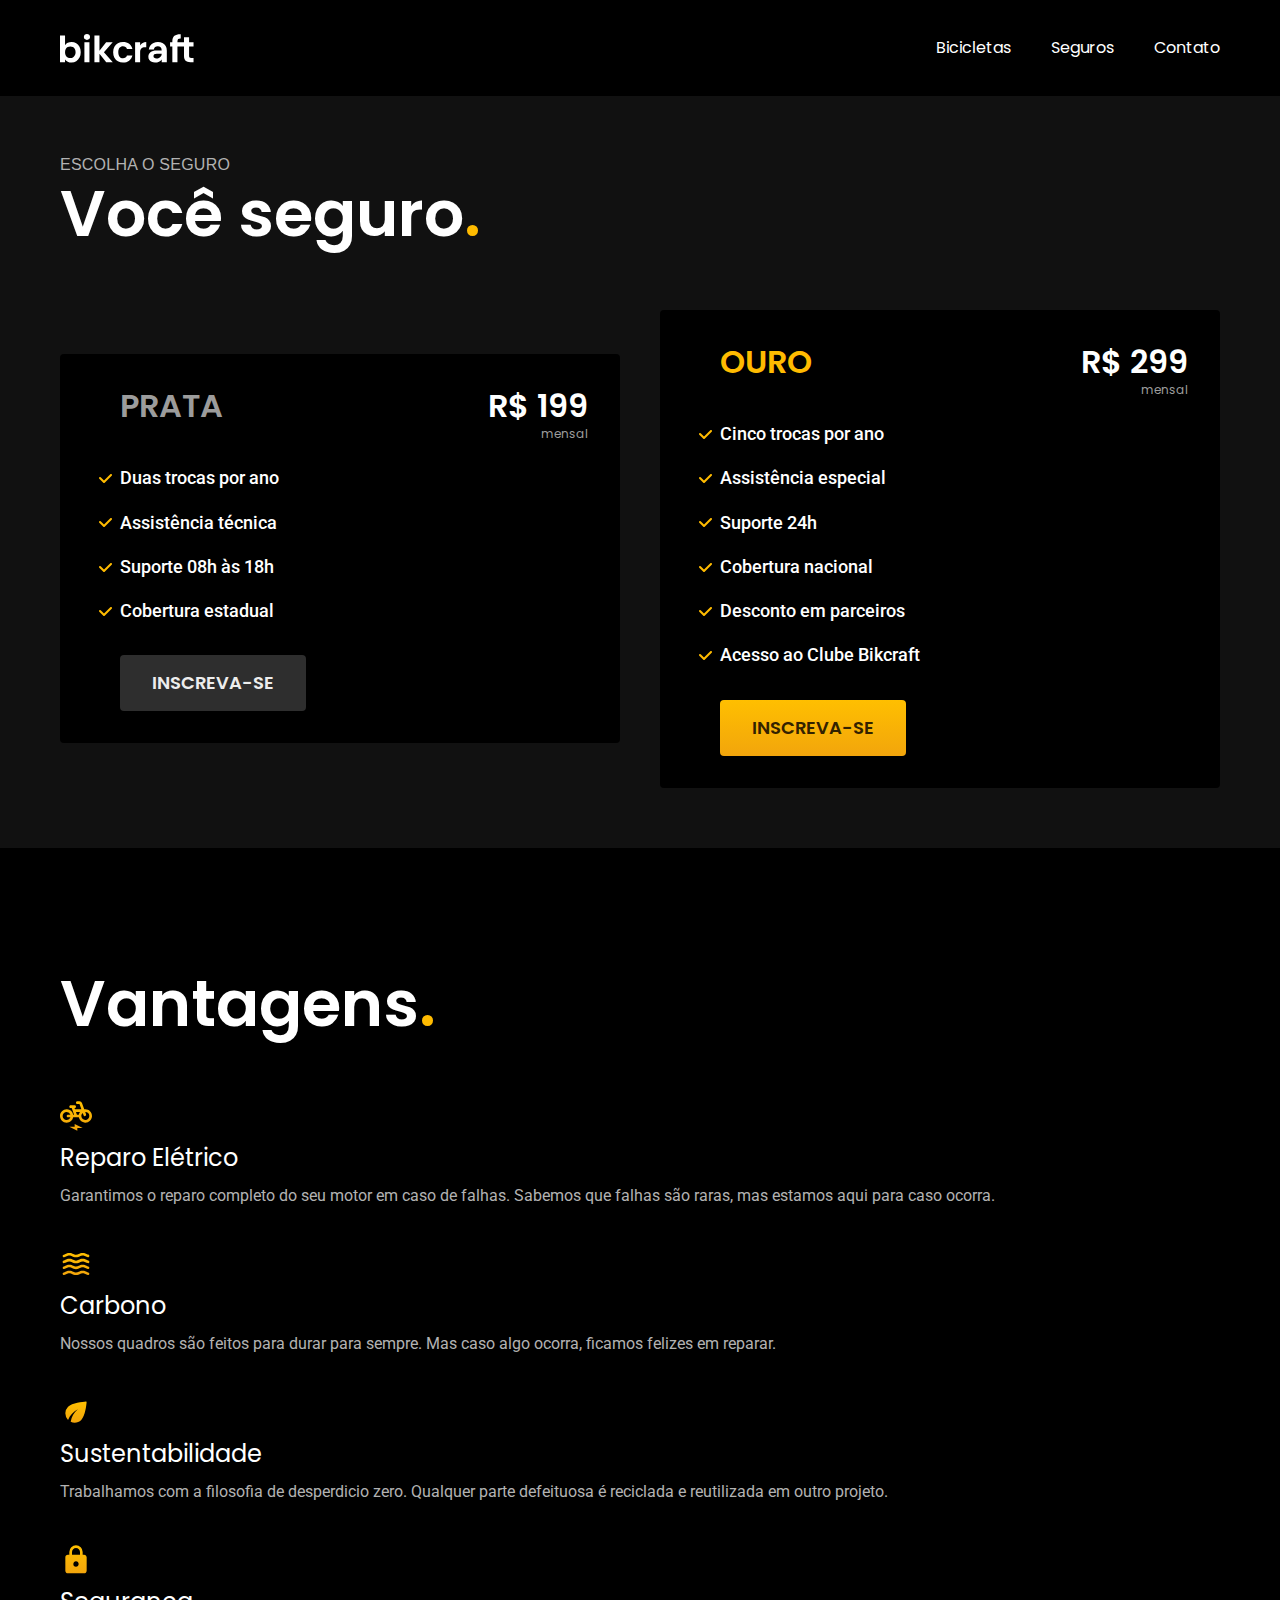
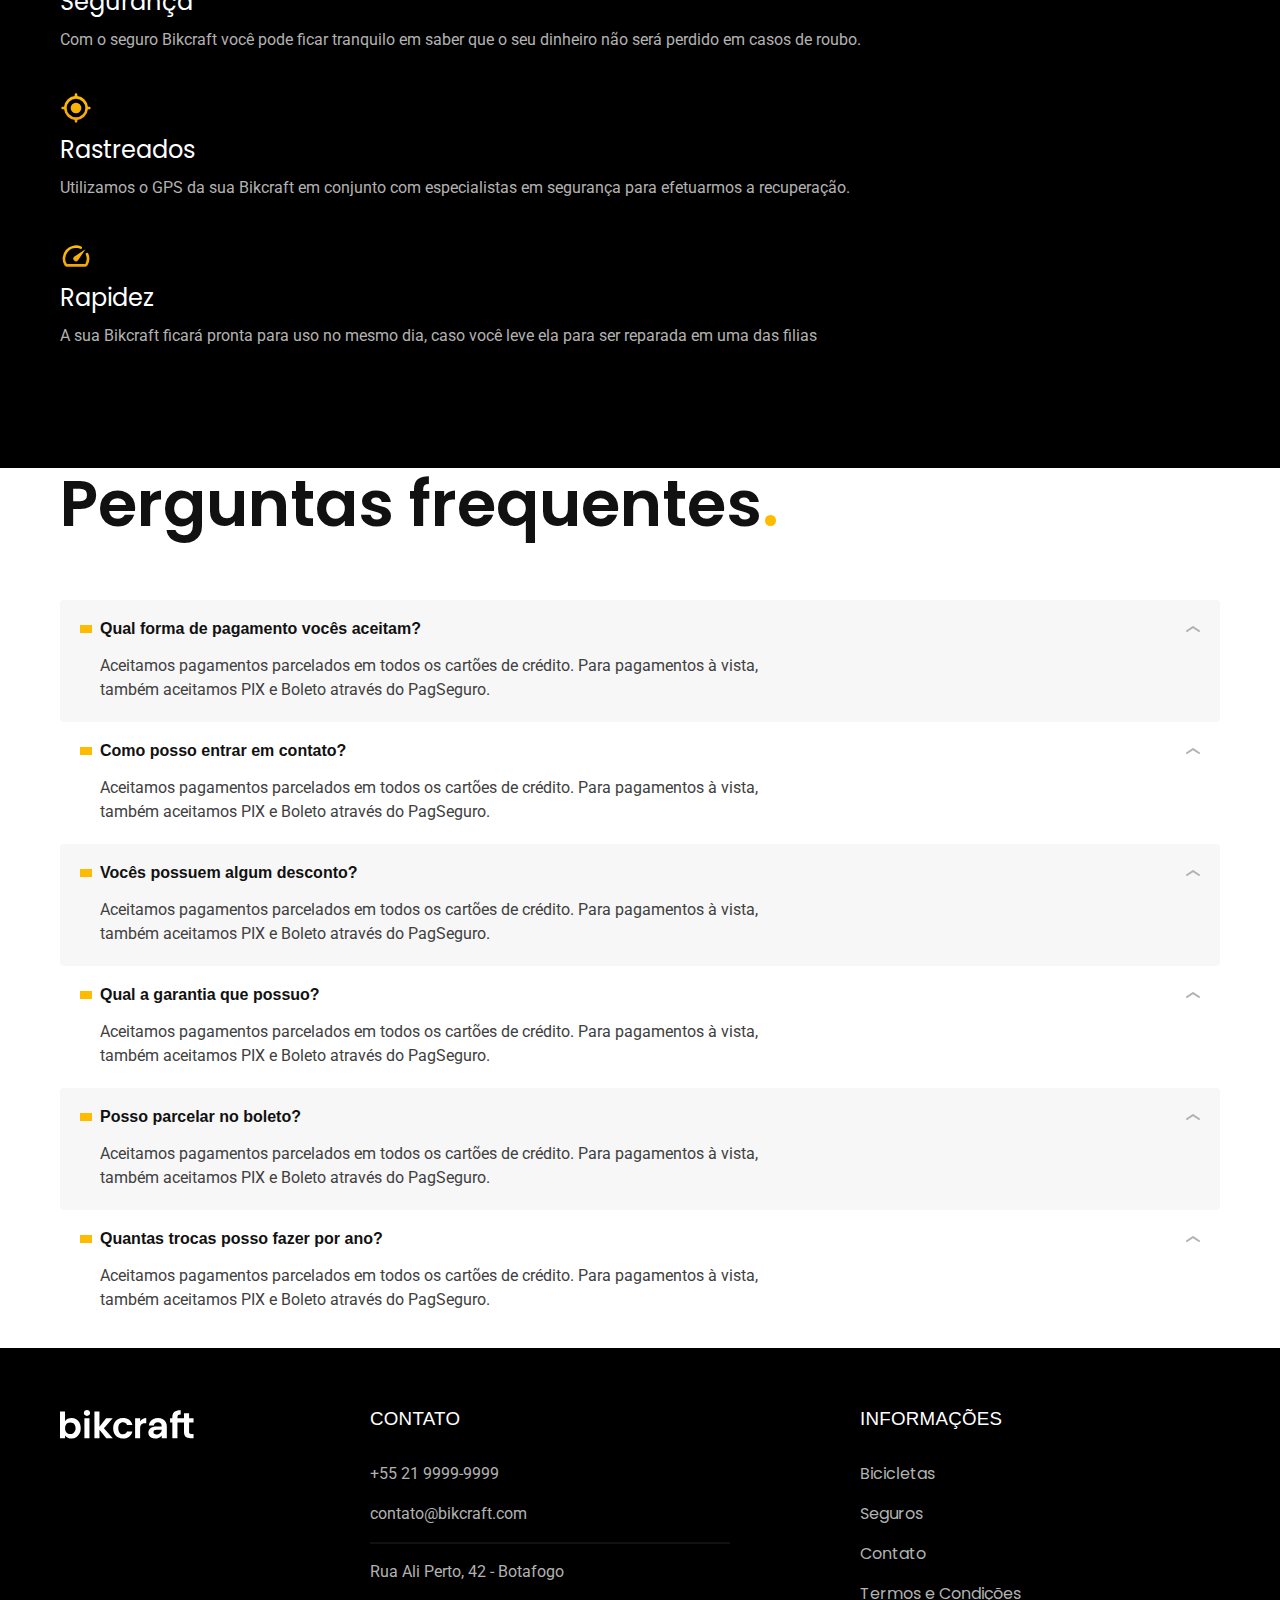
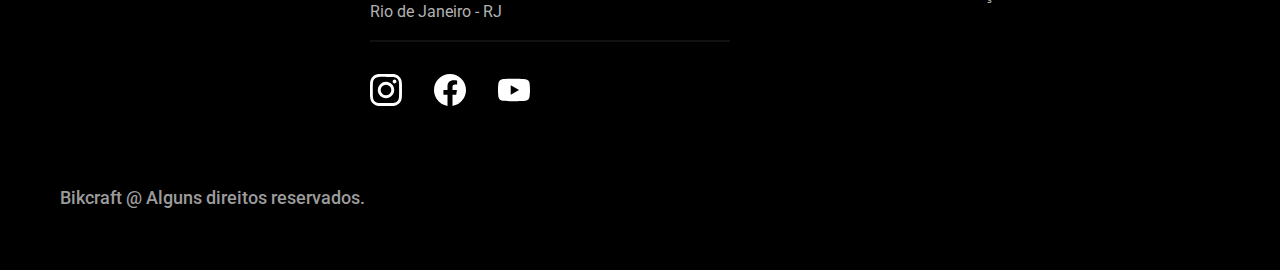
<file: seguros.html>
<!DOCTYPE html>
<html lang="en">

<head>
  <meta charset="UTF-8">
  <meta name="viewport" content="width=device-width, initial-scale=1.0">
  <meta name="description" content="Seguros">
  <link rel="stylesheet" href="./css/style.css">
  <link rel="preconnect" href="https://fonts.googleapis.com">
  <link rel="preconnect" href="https://fonts.gstatic.com" crossorigin>
  <link href="https://fonts.googleapis.com/css2?family=Merriweather:ital,wght@1,900&family=Poppins:wght@400;600&family=Roboto:wght@400;500&display=swap" rel="stylesheet">
  <title>Seguros | Bikcraft</title>
</head>

<body id="seguros">
  <header class="header-bg">
    <div class="header container">
      <a href="./">
        <img src="./img/bikcraft.svg" alt="Bikecraft">
      </a>

      <nav arial-label="primaria">
        <ul class="header-menu cor-0 font-1-s">
          <li><a href="./bicicletas.html">Bicicletas</a></li>
          <li><a href="./seguros.html">Seguros</a></li>
          <li><a href="./contato.html">Contato</a></li>
        </ul>
      </nav>
    </div>
  </header>

  <main class="seguros-bg">
    <div class="titulo-bg">
      <div class="titulo container">
        <p class="font-2-l-b cor-5">Escolha o seguro</p>
        <h1 class="font-1-xxl cor-0">Você seguro<span class="cor-p1">.</span></h1>
      </div>
    </div>


    <div class="seguros container">
      <div class="seguros-item">
        <h3 class="font-1-xl cor-6">PRATA</h3>
        <span class="font-1-xl cor-0">R$ 199 <span class="font-1-xs cor-6">mensal</span></span>
        <ul class="font-2-m cor-0">
          <li>Duas trocas por ano</li>
          <li>Assistência técnica</li>
          <li>Suporte 08h às 18h</li>
          <li>Cobertura estadual</li>
        </ul>
        <a class="botao secundario" href="./orcamento.html">Inscreva-se</a>
      </div>

      <div class="seguros-item">
        <h3 class="font-1-xl cor-p1">OURO</h3>
        <span class="font-1-xl cor-0">R$ 299 <span class="font-1-xs cor-6">mensal</span></span>
        <ul class="font-2-m cor-0">
          <li>Cinco trocas por ano</li>
          <li>Assistência especial</li>
          <li>Suporte 24h</li>
          <li>Cobertura nacional</li>
          <li>Desconto em parceiros</li>
          <li>Acesso ao Clube Bikcraft</li>
        </ul>
        <a class="botao" href="./orcamento.html">Inscreva-se</a>
      </div>
    </div>

  </main>

  <article class="vantagens-bg">
    <div class="vantagens container">
      <h2 class="font-1-xxl cor-0">Vantagens<span class="cor-p1">.</span></h2>
      <ul>
        <li>
          <img src="./img/icones/eletrica.svg" alt="">
          <h3 class="font-1-l cor-0">Reparo Elétrico</h3>
          <p class="font-2-s cor-5">Garantimos o reparo completo do seu motor em caso de falhas. Sabemos que falhas são raras, mas estamos aqui para caso ocorra.</p>
        </li>
        <li>
          <img src="./img/icones/carbono.svg" alt="">
          <h3 class="font-1-l cor-0">Carbono</h3>
          <p class="font-2-s cor-5">Nossos quadros são feitos para durar para sempre. Mas caso algo ocorra, ficamos felizes em reparar.</p>
        </li>
        <li>
          <img src="./img/icones/sustentavel.svg" alt="">
          <h3 class="font-1-l cor-0">Sustentabilidade</h3>
          <p class="font-2-s cor-5">Trabalhamos com a filosofia de desperdicio zero. Qualquer parte defeituosa é reciclada e reutilizada em outro projeto.</p>
        </li>
        <li>
          <img src="./img/icones/seguro.svg" alt="">
          <h3 class="font-1-l cor-0">Segurança</h3>
          <p class="font-2-s cor-5">Com o seguro Bikcraft você pode ficar tranquilo em saber que o seu dinheiro não será perdido em casos de roubo.</p>
        </li>
        <li>
          <img src="./img/icones/rastreador.svg" alt="">
          <h3 class="font-1-l cor-0">Rastreados</h3>
          <p class="font-2-s cor-5">Utilizamos o GPS da sua Bikcraft em conjunto com especialistas em segurança para efetuarmos a recuperação.</p>
        </li>
        <li>
          <img src="./img/icones/velocidade.svg" alt="">
          <h3 class="font-1-l cor-0">Rapidez</h3>
          <p class="font-2-s cor-5">A sua Bikcraft ficará pronta para uso no mesmo dia, caso você leve ela para ser reparada em uma das filias</p>
        </li>
      </ul>
    </div>
  </article>

  <article class="perguntas container">
    <h2 class="font-1-xxl">Perguntas frequentes<span class="cor-p1">.</span></h2>
    <dl>
      <div>
        <dt class="font-1-m-b">Qual forma de pagamento vocês aceitam?</dt>
        <dd class="font-2-s cor-9">Aceitamos pagamentos parcelados em todos os cartões de crédito. Para pagamentos à vista, também aceitamos PIX e Boleto através do PagSeguro.</dd>
      </div>
      <div>
        <dt class="font-1-m-b">Como posso entrar em contato?</dt>
        <dd class="font-2-s cor-9">Aceitamos pagamentos parcelados em todos os cartões de crédito. Para pagamentos à vista, também aceitamos PIX e Boleto através do PagSeguro.</dd>
      </div>
      <div>
        <dt class="font-1-m-b">Vocês possuem algum desconto?</dt>
        <dd class="font-2-s cor-9">Aceitamos pagamentos parcelados em todos os cartões de crédito. Para pagamentos à vista, também aceitamos PIX e Boleto através do PagSeguro.</dd>
      </div>
      <div>
        <dt class="font-1-m-b">Qual a garantia que possuo?</dt>
        <dd class="font-2-s cor-9">Aceitamos pagamentos parcelados em todos os cartões de crédito. Para pagamentos à vista, também aceitamos PIX e Boleto através do PagSeguro.</dd>
      </div>
      <div>
        <dt class="font-1-m-b">Posso parcelar no boleto?</dt>
        <dd class="font-2-s cor-9">Aceitamos pagamentos parcelados em todos os cartões de crédito. Para pagamentos à vista, também aceitamos PIX e Boleto através do PagSeguro.</dd>
      </div>
      <div>
        <dt class="font-1-m-b">Quantas trocas posso fazer por ano?</dt>
        <dd class="font-2-s cor-9">Aceitamos pagamentos parcelados em todos os cartões de crédito. Para pagamentos à vista, também aceitamos PIX e Boleto através do PagSeguro.</dd>
      </div>
    </dl>

  </article>

  <footer class="footer-bg">
    <div class="footer container">
      <img src="./img/bikcraft.svg" alt="Bikcraft">
      <div class="footer-contato">
        <h3 class="font-2-l-b cor-0">CONTATO</h3>
        <ul class="cor-5 font-2-s">
          <li><a href="tel:+552199999999">+55 21 9999-9999</a></li>
          <li><a href="mailto:contato@bikcraft.com">contato@bikcraft.com</a></li>
          <li>Rua Ali Perto, 42 - Botafogo</li>
          <li>Rio de Janeiro - RJ</li>
        </ul>

        <div class="footer-redes">
          <a href="./">
            <img src="./img/redes/instagram.svg" alt="Instagram">
          </a>
          <a href="./">
            <img src="./img/redes/facebook.svg" alt="Facebook">
          </a>
          <a href="./">
            <img src="./img/redes/youtube.svg" alt="Youtube">
          </a>
        </div>
      </div>

      <div class="footer-informacoes">
        <h3 class="font-2-l-b cor-0">INFORMAÇÕES</h3>
        <nav>
          <ul class="font-1-s cor-5">
            <li><a href="./bicicletas.html">Bicicletas</a></li>
            <li><a href="./seguros.html">Seguros</a></li>
            <li><a href="./contato.html">Contato</a></li>
            <li><a href="./termos.html">Termos e Condições</a></li>
          </ul>
        </nav>
      </div>
      <p class="footer-copy font-2-m cor-6">Bikcraft @ Alguns direitos reservados.</p>
    </div>

  </footer>
</body>

</html>
</file>
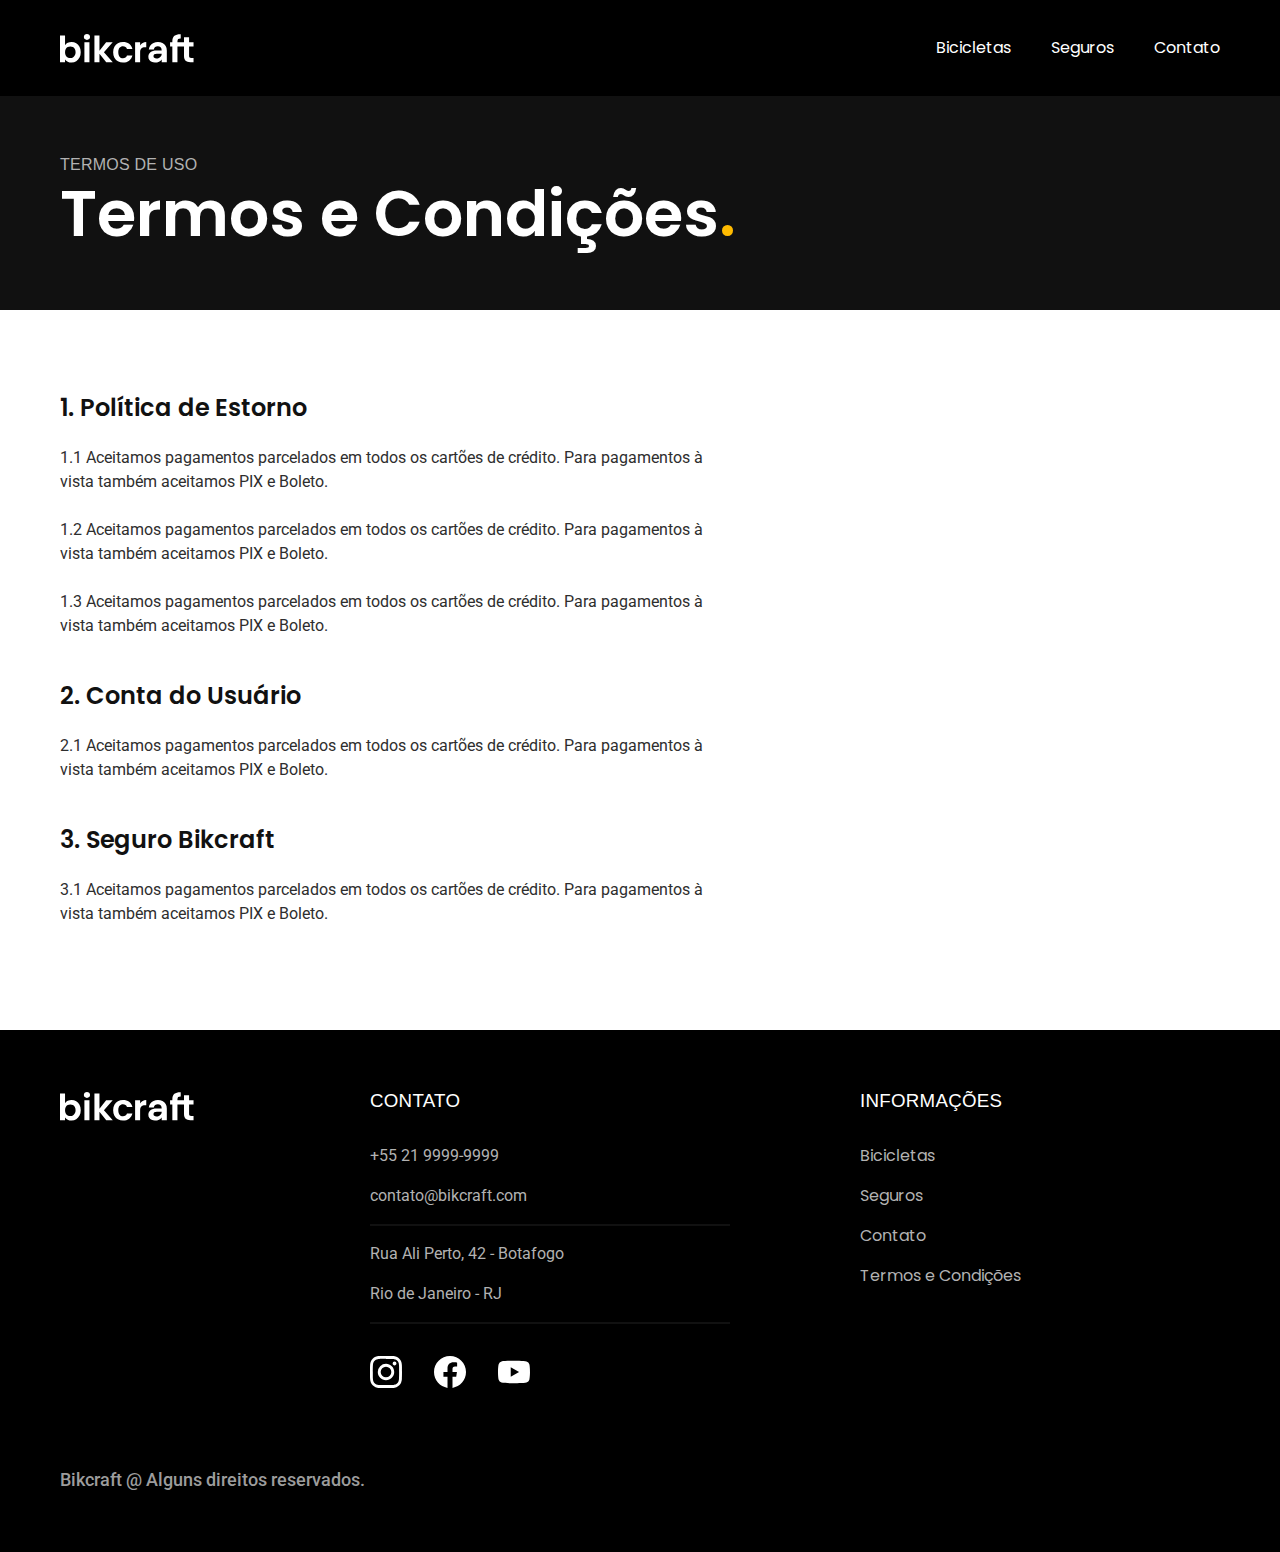
<file: termos.html>
<!DOCTYPE html>
<html lang="en">

<head>
  <meta charset="UTF-8">
  <meta name="viewport" content="width=device-width, initial-scale=1.0">
  <meta name="description" content="Termos e condições">
  <link rel="stylesheet" href="./css/style.css">
  <link rel="preconnect" href="https://fonts.googleapis.com">
  <link rel="preconnect" href="https://fonts.gstatic.com" crossorigin>
  <link href="https://fonts.googleapis.com/css2?family=Merriweather:ital,wght@1,900&family=Poppins:wght@400;600&family=Roboto:wght@400;500&display=swap" rel="stylesheet">
  <title>Termos e Condições | Bikcraft</title>
</head>

<body id="termos">
  <header class="header-bg">
    <div class="header container">
      <a href="./">
        <img src="./img/bikcraft.svg" alt="Bikecraft">
      </a>

      <nav arial-label="primaria">
        <ul class="header-menu cor-0 font-1-s">
          <li><a href="./bicicletas.html">Bicicletas</a></li>
          <li><a href="./seguros.html">Seguros</a></li>
          <li><a href="./contato.html">Contato</a></li>
        </ul>
      </nav>
    </div>
  </header>

  <main>
    <div class="titulo-bg">
      <div class="titulo container">
        <p class="font-2-l-b cor-5">Termos de uso</p>
        <h1 class="font-1-xxl cor-0">Termos e Condições<span class="cor-p1">.</span></h1>
      </div>
    </div>

    <div class="termos container font-2-s cor-10">
      <h2 class="font-1-l cor-11">1. Política de Estorno</h2>
      <p>1.1 Aceitamos pagamentos parcelados em todos os cartões de crédito. Para pagamentos à vista também aceitamos PIX e Boleto.</p>
      <p>1.2 Aceitamos pagamentos parcelados em todos os cartões de crédito. Para pagamentos à vista também aceitamos PIX e Boleto.</p>
      <p>1.3 Aceitamos pagamentos parcelados em todos os cartões de crédito. Para pagamentos à vista também aceitamos PIX e Boleto.</p>

      <h2 class="font-1-l cor-11">2. Conta do Usuário</h2>
      <p>2.1 Aceitamos pagamentos parcelados em todos os cartões de crédito. Para pagamentos à vista também aceitamos PIX e Boleto.</p>

      <h2 class="font-1-l cor-11">3. Seguro Bikcraft</h2>
      <p>3.1 Aceitamos pagamentos parcelados em todos os cartões de crédito. Para pagamentos à vista também aceitamos PIX e Boleto.</p>

    </div>
  </main>

  <footer class="footer-bg">
    <div class="footer container">
      <img src="./img/bikcraft.svg" alt="Bikcraft">
      <div class="footer-contato">
        <h3 class="font-2-l-b cor-0">CONTATO</h3>
        <ul class="cor-5 font-2-s">
          <li><a href="tel:+552199999999">+55 21 9999-9999</a></li>
          <li><a href="mailto:contato@bikcraft.com">contato@bikcraft.com</a></li>
          <li>Rua Ali Perto, 42 - Botafogo</li>
          <li>Rio de Janeiro - RJ</li>
        </ul>

        <div class="footer-redes">
          <a href="./">
            <img src="./img/redes/instagram.svg" alt="Instagram">
          </a>
          <a href="./">
            <img src="./img/redes/facebook.svg" alt="Facebook">
          </a>
          <a href="./">
            <img src="./img/redes/youtube.svg" alt="Youtube">
          </a>
        </div>
      </div>

      <div class="footer-informacoes">
        <h3 class="font-2-l-b cor-0">INFORMAÇÕES</h3>
        <nav>
          <ul class="font-1-s cor-5">
            <li><a href="./bicicletas.html">Bicicletas</a></li>
            <li><a href="./seguros.html">Seguros</a></li>
            <li><a href="./contato.html">Contato</a></li>
            <li><a href="./termos.html">Termos e Condições</a></li>
          </ul>
        </nav>
      </div>
      <p class="footer-copy font-2-m cor-6">Bikcraft @ Alguns direitos reservados.</p>
    </div>

  </footer>
</body>

</html>
</file>
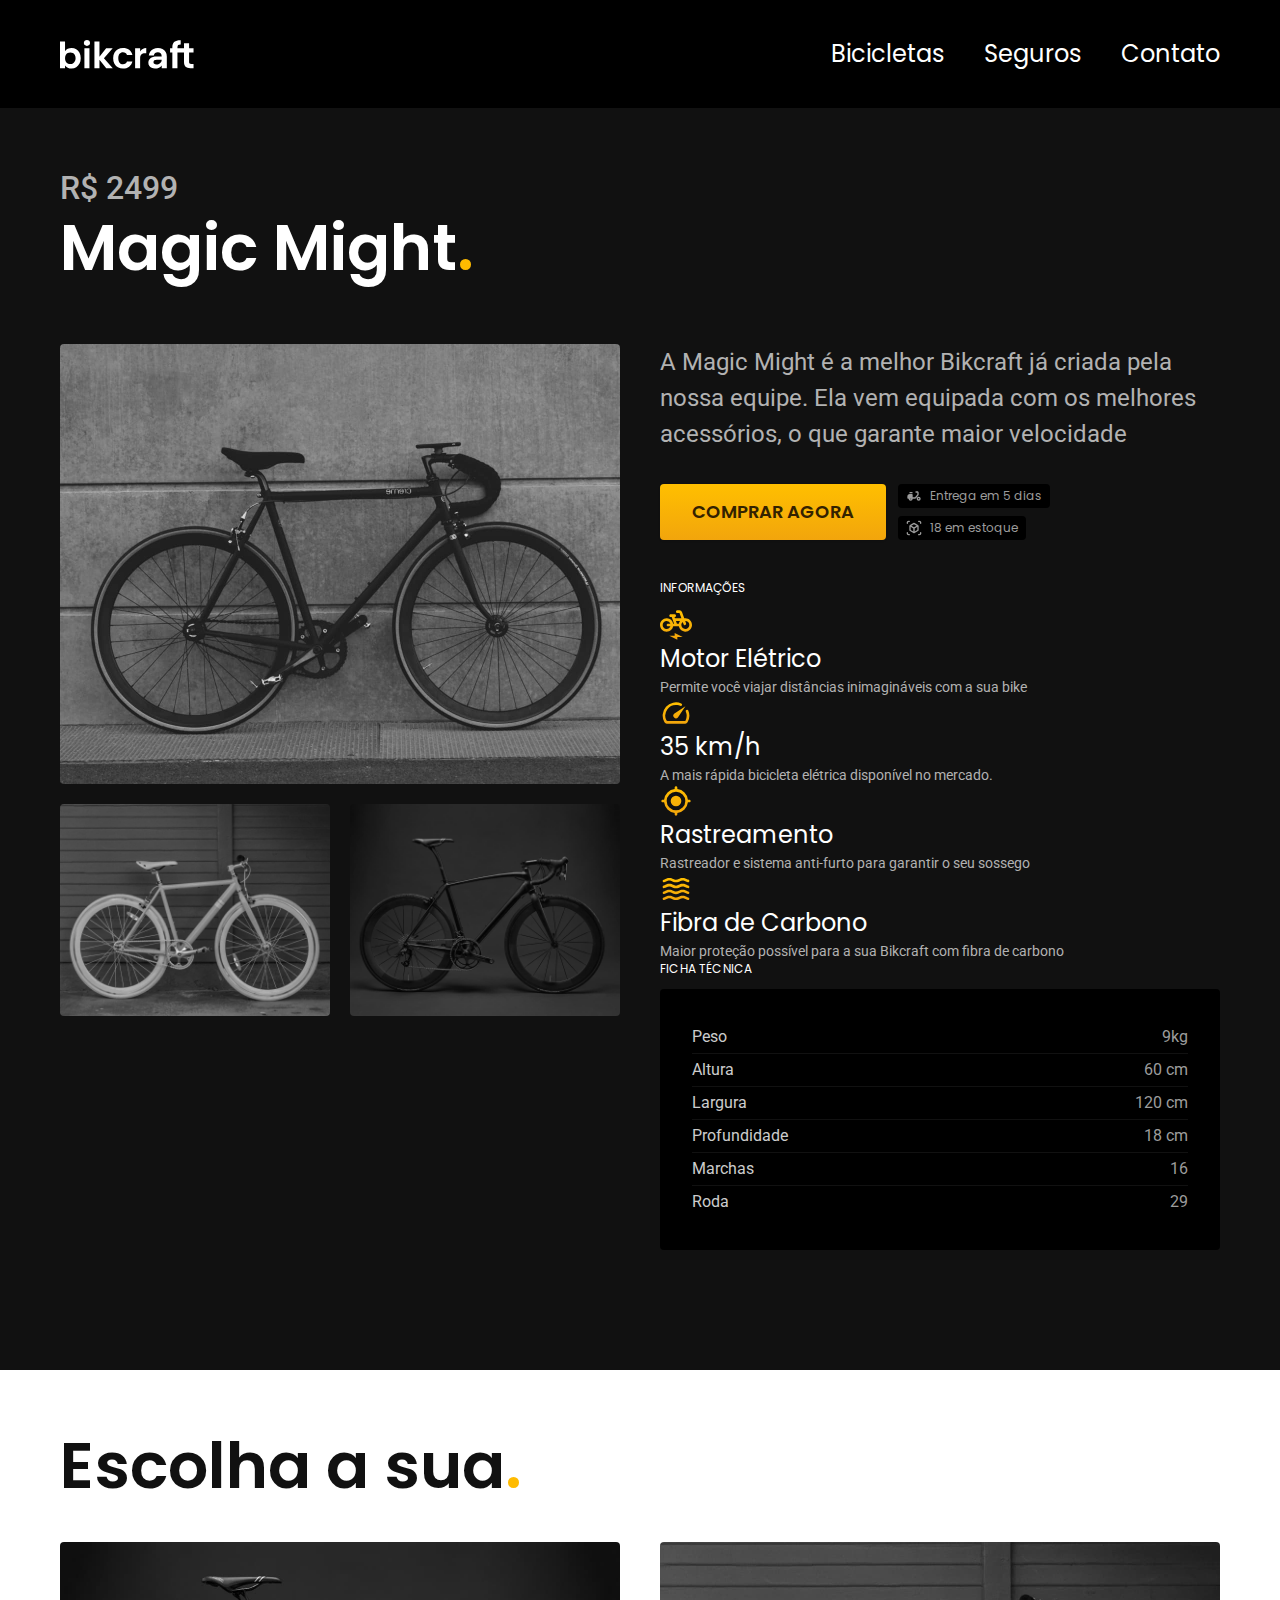
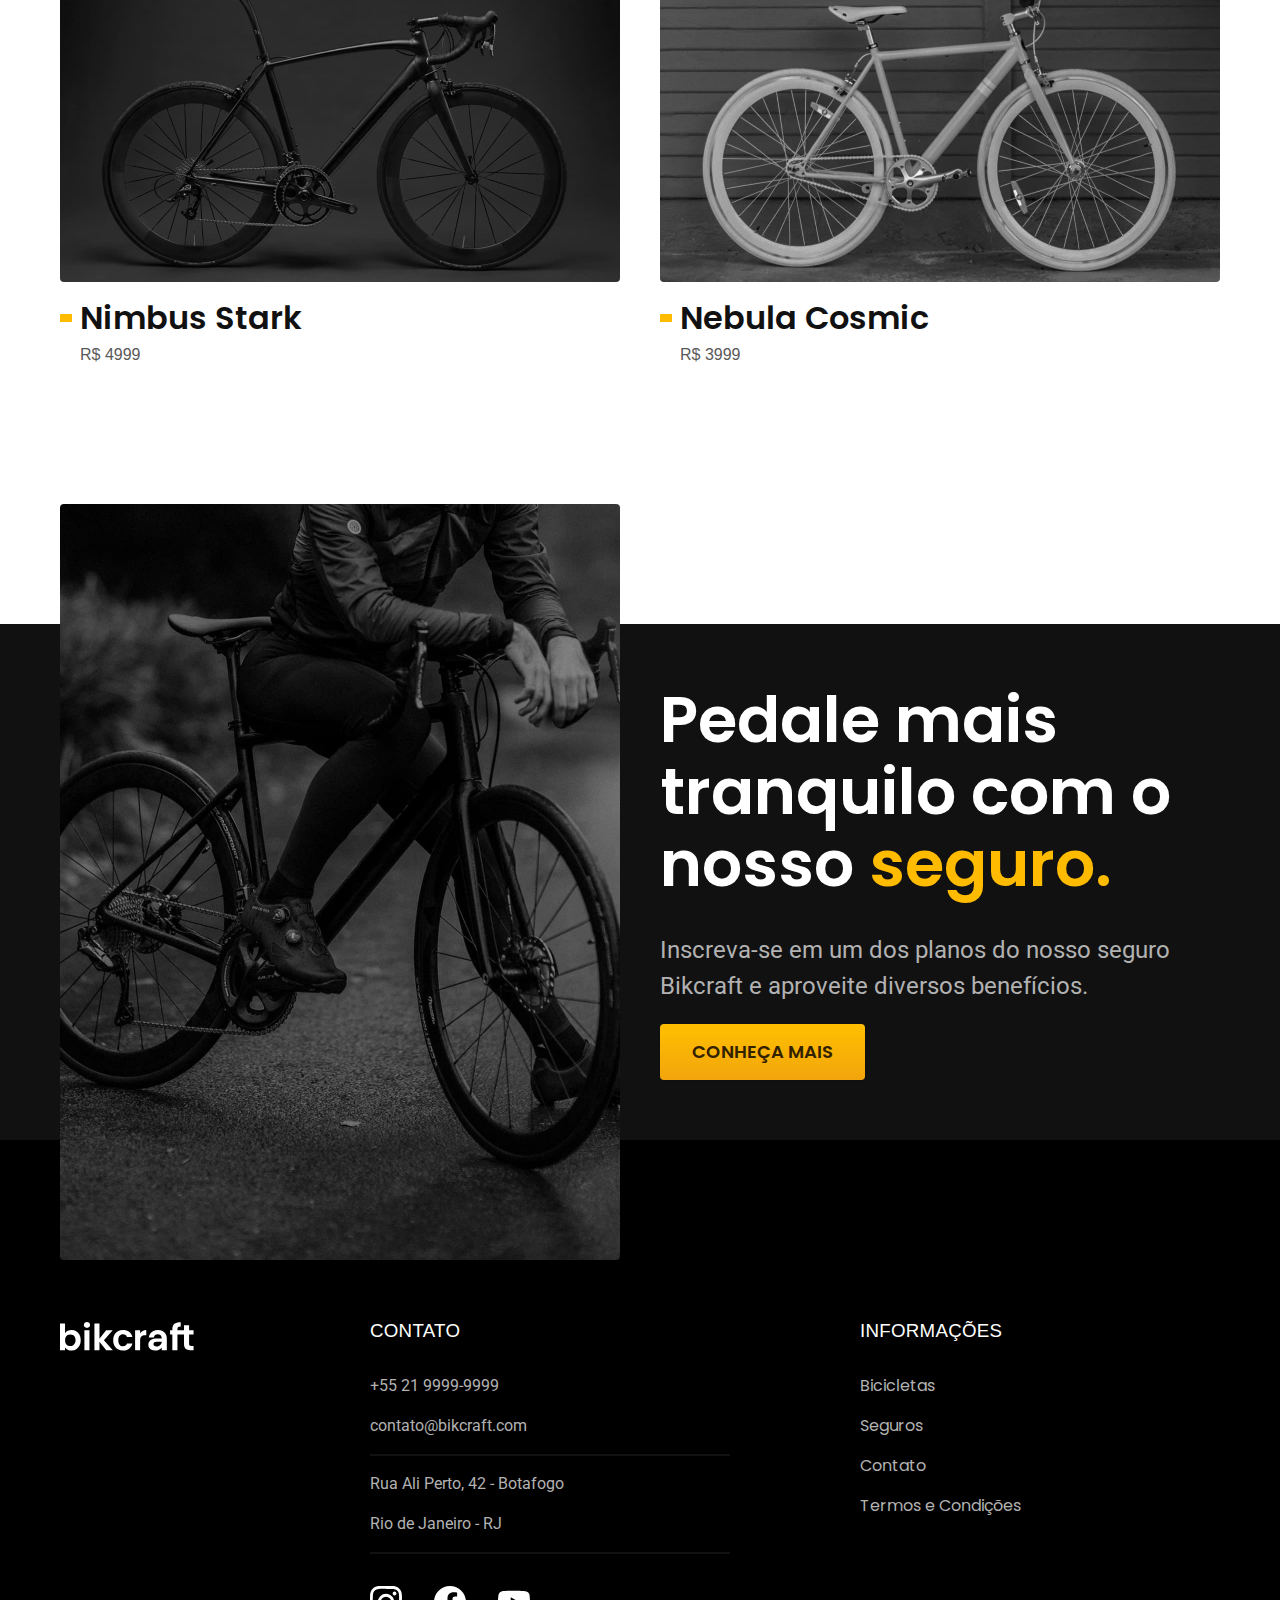
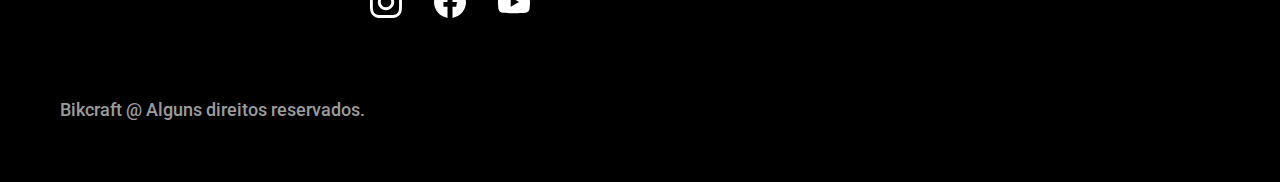
<file: bicicletas/magic.html>
<!DOCTYPE html>
<html lang="en">

<head>
  <meta charset="UTF-8">
  <meta name="viewport" content="width=device-width, initial-scale=1.0">
  <meta name="description" content="Magic">
  <link rel="stylesheet" href="../css/style.css">
  <link rel="preconnect" href="https://fonts.googleapis.com">
  <link rel="preconnect" href="https://fonts.gstatic.com" crossorigin>
  <link href="https://fonts.googleapis.com/css2?family=Merriweather:ital,wght@1,900&family=Poppins:wght@400;600&family=Roboto:wght@400;500&display=swap" rel="stylesheet">
  <title>Magic | Bikcraft</title>
</head>

<body id="bicicleta">
  <header class="header-bg">
    <div class="header container">
      <a href="../">
        <img src="../img/bikcraft.svg" alt="Bikecraft">
      </a>

      <nav arial-label="primaria">
        <ul class="header-menu cor-0 font-1-m">
          <li><a href="../bicicletas.html">Bicicletas</a></li>
          <li><a href="../seguros.html">Seguros</a></li>
          <li><a href="../contato.html">Contato</a></li>
        </ul>
      </nav>
    </div>
  </header>

  <main class="titulo-bg">
    <div>
      <div class="titulo container">
        <p class="font-2-xl cor-5">R$ 2499</p>
        <h1 class="font-1-xxl cor-0">Magic Might<span class="cor-p1">.</span></h1>
      </div>
    </div>
    <div class="bicicleta container">
      <div class="bicicleta-imagens">
        <img src="../img/bicicleta/nimbus2.jpg" alt="">
        <img src="../img/bicicleta/nimbus3.jpg" alt="">
        <img src="../img/bicicleta/nimbus1.jpg" alt="">
      </div>
      <div class="bicicleta-conteudo">
        <p class="font-2-l cor-5">A Magic Might é a melhor Bikcraft já criada pela nossa equipe. Ela vem equipada com os melhores acessórios, o que garante maior velocidade</p>
        <div class="bicicleta-comprar">
          <a class="botao" href="../orcamento.html">Comprar Agora</a>
          <span class="font-1-xs cor-6"><img src="../img/icones/entrega.svg" alt="">Entrega em 5 dias</span>
          <span class="font-1-xs cor-6"><img src="../img/icones/estoque.svg" alt="">18 em estoque</span>
        </div>

        <h2 class="font-1-xs cor-0">Informações</h2>
        <ul class="bicicleta-informações">
          <li>
            <img src="../img/icones/eletrica.svg" alt="">
            <h3 class="font-1-m cor-0">Motor Elétrico</h3>
            <p class="font-2-xs cor-5">Permite você viajar distâncias inimagináveis com a sua bike</p>
          </li>
          <li>
            <img src="../img/icones/velocidade.svg" alt="">
            <h3 class="font-1-m cor-0">35 km/h</h3>
            <p class="font-2-xs cor-5">A mais rápida bicicleta elétrica disponível no mercado.</p>
          </li>
          <li>
            <img src="../img/icones/rastreador.svg" alt="">
            <h3 class="font-1-m cor-0">Rastreamento</h3>
            <p class="font-2-xs cor-5">Rastreador e sistema anti-furto para garantir o seu sossego</p>
          </li>
          <li>
            <img src="../img/icones/carbono.svg" alt="">
            <h3 class="font-1-m cor-0">Fibra de Carbono</h3>
            <p class="font-2-xs cor-5">Maior proteção possível para a sua Bikcraft com fibra de carbono</p>
          </li>
        </ul>

        <h2 class="font-1-xs cor-0">Ficha Técnica</h2>
        <ul class="bicicleta-ficha font-2-s cor-4">
          <li>Peso <span>9kg</span></li>
          <li>Altura <span>60 cm</span></li>
          <li>Largura <span>120 cm</span></li>
          <li>Profundidade <span>18 cm</span></li>
          <li>Marchas <span>16</span></li>
          <li>Roda <span>29</span></li>
        </ul>
      </div>
    </div>
  </main>

  <article class="bicicletas-lista container">
    <h2 class=" font-1-xxl">Escolha a sua<span class="cor-p1">.</span></h2>
    <ul>
      <li>
        <a href="./nebula.html">
          <img src="../img/bicicletas/nimbus.jpg" alt="Bicicleta cinza">
          <h3 class="font-1-xl">Nimbus Stark</h3>
          <span class="font-2m cor-8">R$ 4999</span>
        </a>
      </li>
      <li>
        <a href=".nimbus.html">
          <img src="../img/bicicletas/nebula.jpg" alt="Bicicleta branca">
          <h3 class="font-1-xl">Nebula Cosmic</h3>
          <span class="font-2m cor-8">R$ 3999</span>
        </a>
      </li>
    </ul>
  </article>

  <article class="segurobic-bg">
    <div class="seguro container">
      <div class="seguro-imagem">
        <img src="../img/fotos/seguros.jpg" alt="Pessoa bici">
      </div>
      <div class="seguro-conteudo">
        <h2 class="font-1-xxl cor-0">Pedale mais tranquilo com o nosso <span class="cor-p1">seguro.</span></h2>
        <p class="font-2-l cor-5">Inscreva-se em um dos planos do nosso seguro Bikcraft e aproveite diversos benefícios.</p>
        <a class="botao" href="../seguros.html">Conheça mais</a>
      </div>

    </div>
  </article>

  <footer class="footer-bg">
    <div class="footer container">
      <img src="../img/bikcraft.svg" alt="Bikcraft">
      <div class="footer-contato">
        <h3 class="font-2-l-b cor-0">CONTATO</h3>
        <ul class="cor-5 font-2-s">
          <li><a href="tel:+552199999999">+55 21 9999-9999</a></li>
          <li><a href="mailto:contato@bikcraft.com">contato@bikcraft.com</a></li>
          <li>Rua Ali Perto, 42 - Botafogo</li>
          <li>Rio de Janeiro - RJ</li>
        </ul>

        <div class="footer-redes">
          <a href="./">
            <img src="../img/redes/instagram.svg" alt="Instagram">
          </a>
          <a href="./">
            <img src="../img/redes/facebook.svg" alt="Facebook">
          </a>
          <a href="./">
            <img src="../img/redes/youtube.svg" alt="Youtube">
          </a>
        </div>
      </div>

      <div class="footer-informacoes">
        <h3 class="font-2-l-b cor-0">INFORMAÇÕES</h3>
        <nav>
          <ul class="font-1-s cor-5">
            <li><a href="../bicicletas.html">Bicicletas</a></li>
            <li><a href="../seguros.html">Seguros</a></li>
            <li><a href="../contato.html">Contato</a></li>
            <li><a href="../termos.html">Termos e Condições</a></li>
          </ul>
        </nav>
      </div>
      <p class="footer-copy font-2-m cor-6">Bikcraft @ Alguns direitos reservados.</p>
    </div>

  </footer>
</body>

</html>
</file>
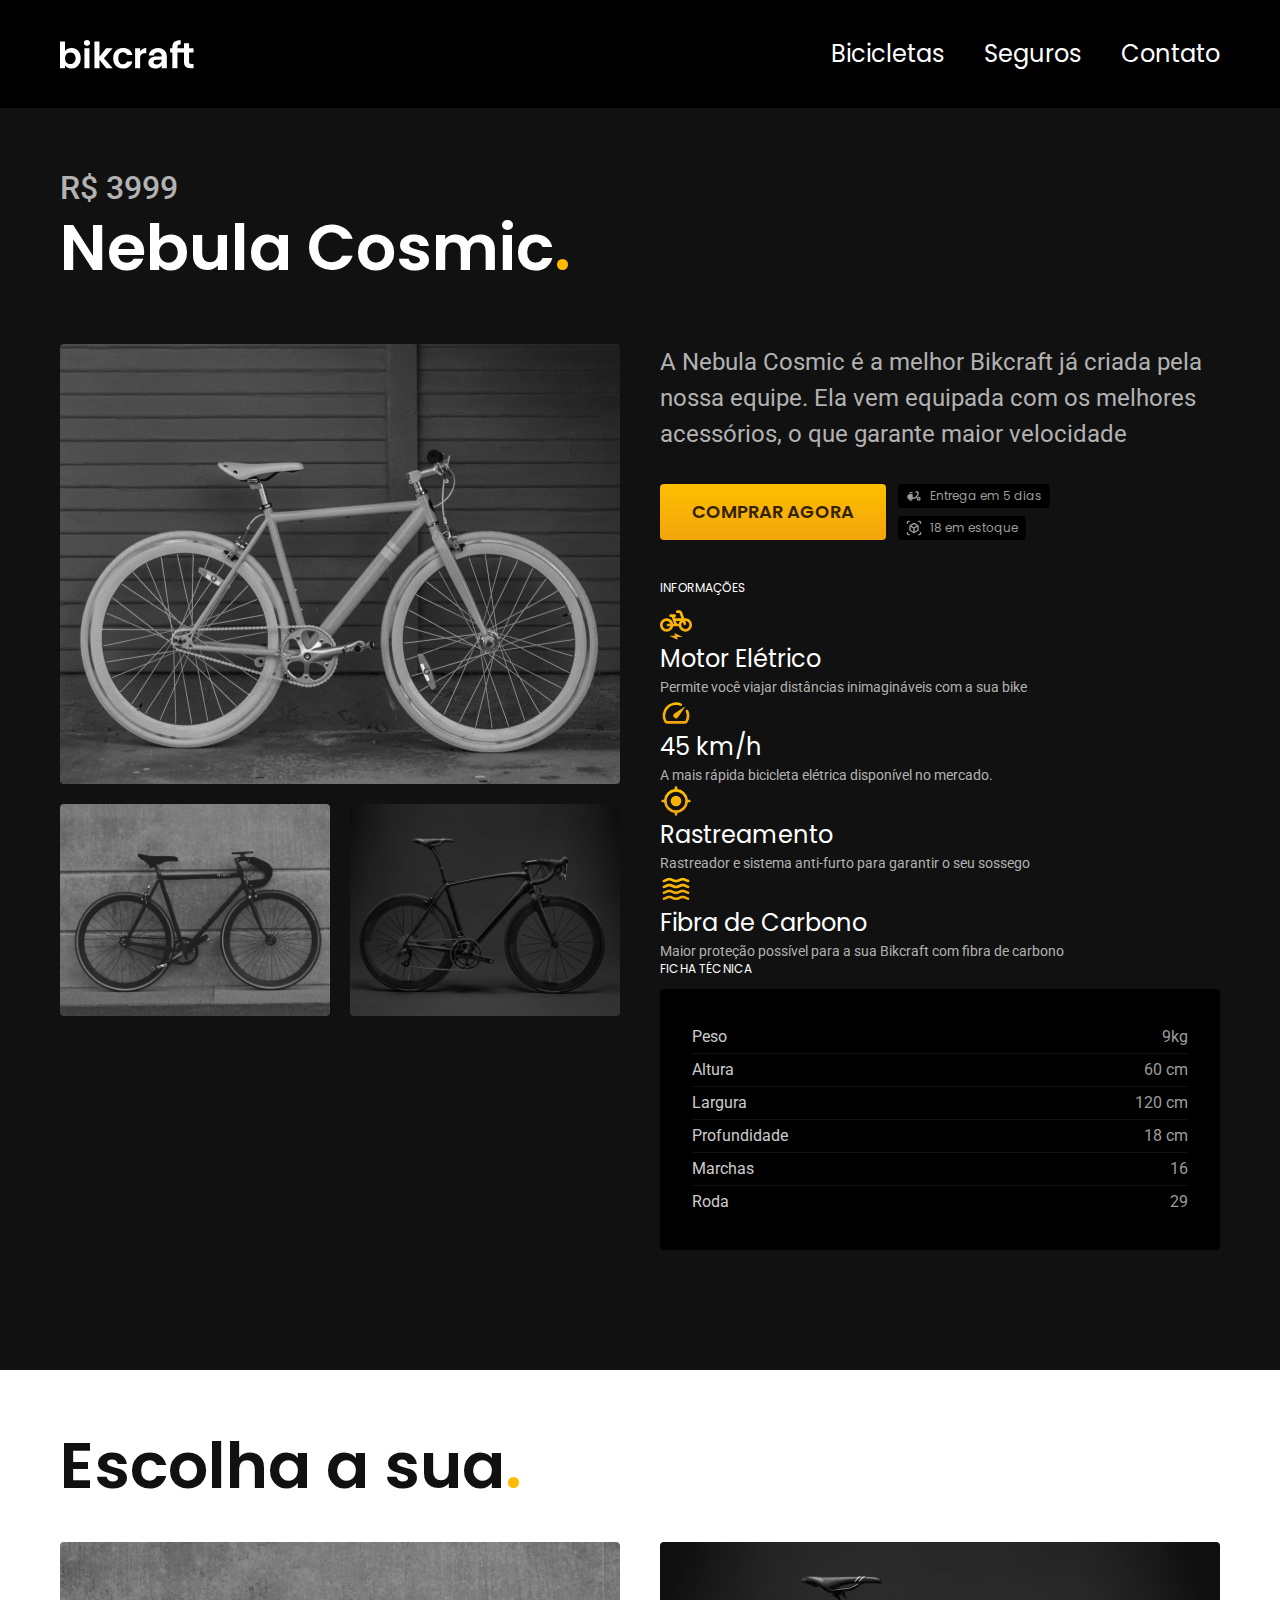
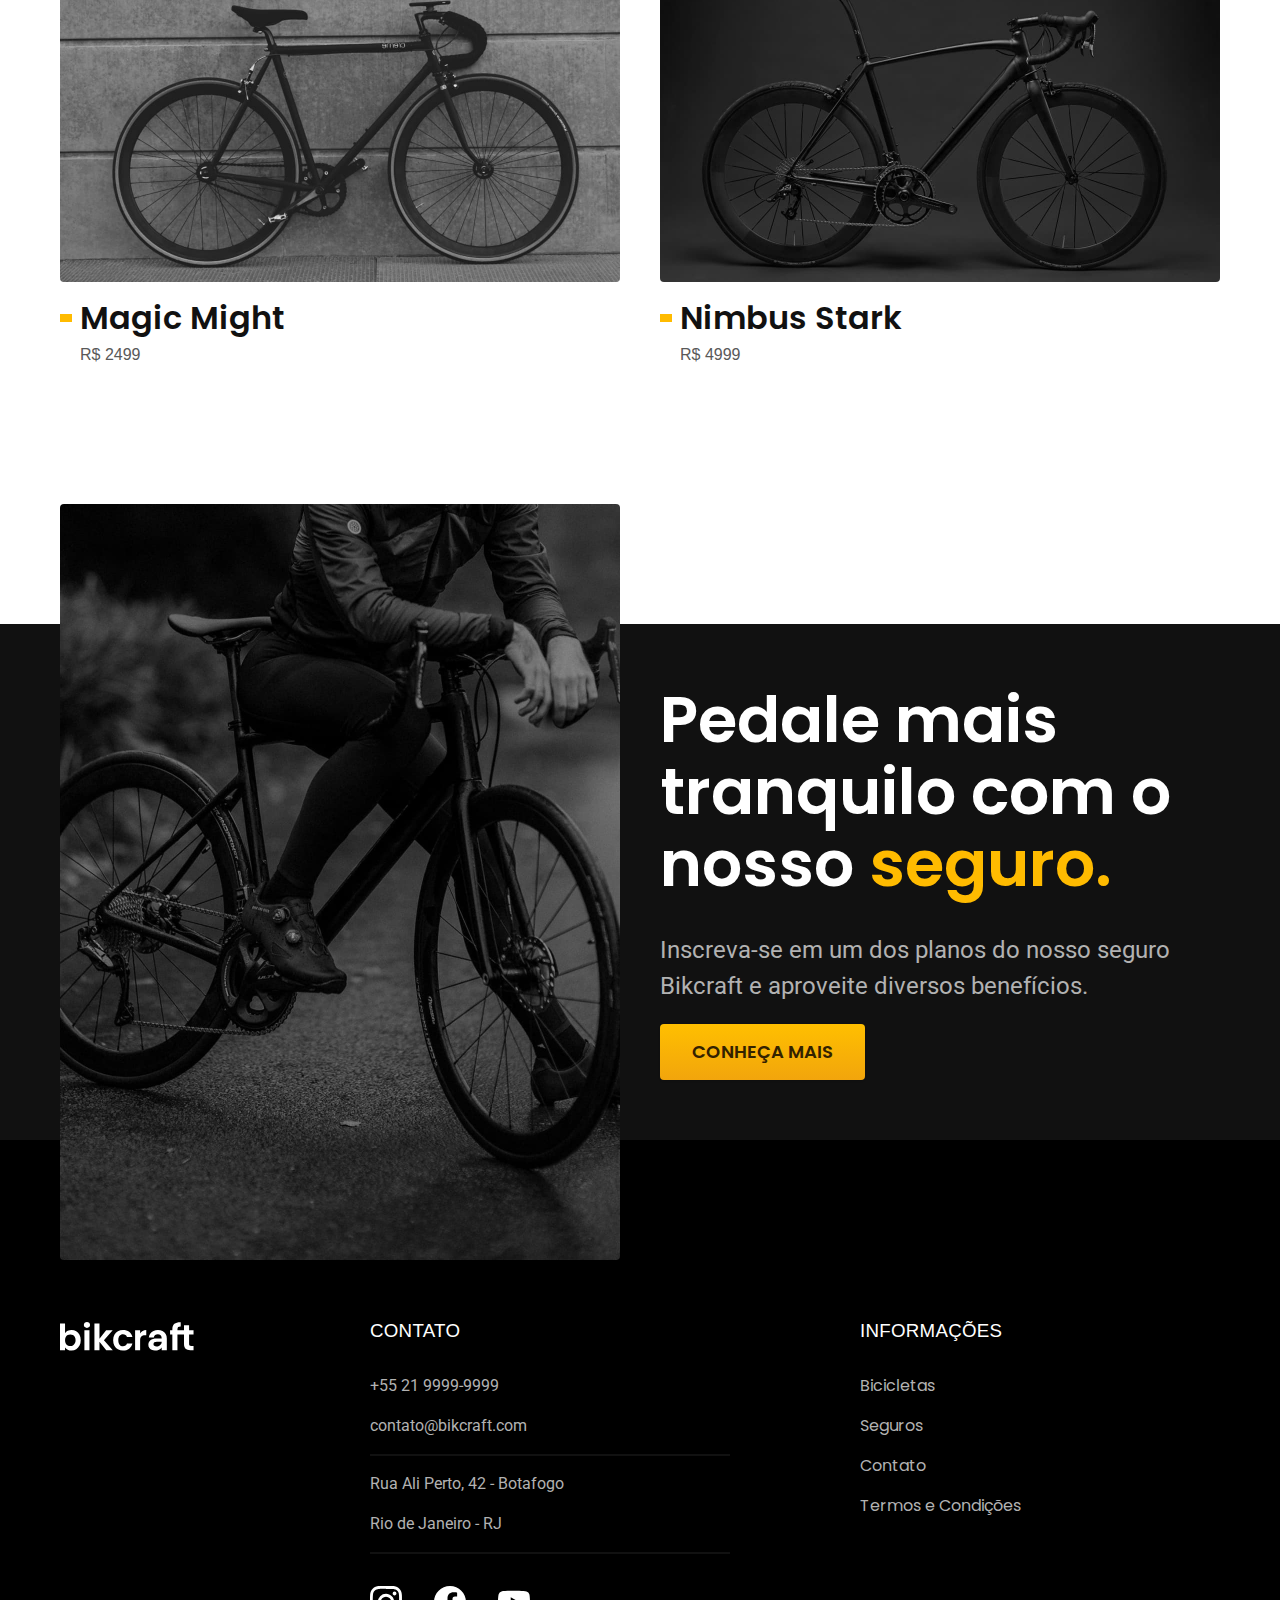
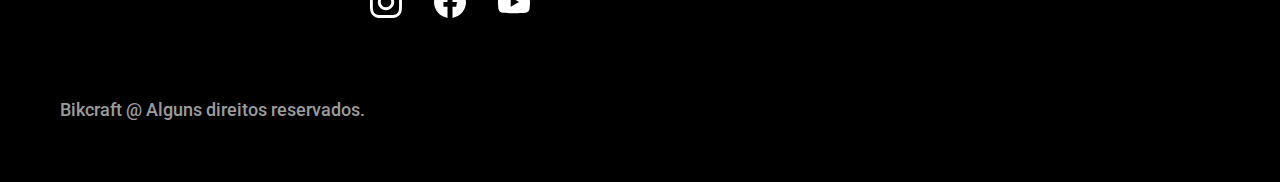
<file: bicicletas/nebula.html>
<!DOCTYPE html>
<html lang="en">

<head>
  <meta charset="UTF-8">
  <meta name="viewport" content="width=device-width, initial-scale=1.0">
  <meta name="description" content="Nebula">
  <link rel="stylesheet" href="../css/style.css">
  <link rel="preconnect" href="https://fonts.googleapis.com">
  <link rel="preconnect" href="https://fonts.gstatic.com" crossorigin>
  <link href="https://fonts.googleapis.com/css2?family=Merriweather:ital,wght@1,900&family=Poppins:wght@400;600&family=Roboto:wght@400;500&display=swap" rel="stylesheet">
  <title>Nebula | Bikcraft</title>
</head>

<body id="bicicleta">
  <header class="header-bg">
    <div class="header container">
      <a href="../">
        <img src="../img/bikcraft.svg" alt="Bikecraft">
      </a>

      <nav arial-label="primaria">
        <ul class="header-menu cor-0 font-1-m">
          <li><a href="../bicicletas.html">Bicicletas</a></li>
          <li><a href="../seguros.html">Seguros</a></li>
          <li><a href="../contato.html">Contato</a></li>
        </ul>
      </nav>
    </div>
  </header>

  <main class="titulo-bg">
    <div>
      <div class="titulo container">
        <p class="font-2-xl cor-5">R$ 3999</p>
        <h1 class="font-1-xxl cor-0">Nebula Cosmic<span class="cor-p1">.</span></h1>
      </div>
    </div>
    <div class="bicicleta container">
      <div class="bicicleta-imagens">
        <img src="../img/bicicleta/nimbus3.jpg" alt="">
        <img src="../img/bicicleta/nimbus2.jpg" alt="">
        <img src="../img/bicicleta/nimbus1.jpg" alt="">
      </div>
      <div class="bicicleta-conteudo">
        <p class="font-2-l cor-5">A Nebula Cosmic é a melhor Bikcraft já criada pela nossa equipe. Ela vem equipada com os melhores acessórios, o que garante maior velocidade</p>
        <div class="bicicleta-comprar">
          <a class="botao" href="../orcamento.html">Comprar Agora</a>
          <span class="font-1-xs cor-6"><img src="../img/icones/entrega.svg" alt="">Entrega em 5 dias</span>
          <span class="font-1-xs cor-6"><img src="../img/icones/estoque.svg" alt="">18 em estoque</span>
        </div>

        <h2 class="font-1-xs cor-0">Informações</h2>
        <ul class="bicicleta-informações">
          <li>
            <img src="../img/icones/eletrica.svg" alt="">
            <h3 class="font-1-m cor-0">Motor Elétrico</h3>
            <p class="font-2-xs cor-5">Permite você viajar distâncias inimagináveis com a sua bike</p>
          </li>
          <li>
            <img src="../img/icones/velocidade.svg" alt="">
            <h3 class="font-1-m cor-0">45 km/h</h3>
            <p class="font-2-xs cor-5">A mais rápida bicicleta elétrica disponível no mercado.</p>
          </li>
          <li>
            <img src="../img/icones/rastreador.svg" alt="">
            <h3 class="font-1-m cor-0">Rastreamento</h3>
            <p class="font-2-xs cor-5">Rastreador e sistema anti-furto para garantir o seu sossego</p>
          </li>
          <li>
            <img src="../img/icones/carbono.svg" alt="">
            <h3 class="font-1-m cor-0">Fibra de Carbono</h3>
            <p class="font-2-xs cor-5">Maior proteção possível para a sua Bikcraft com fibra de carbono</p>
          </li>
        </ul>

        <h2 class="font-1-xs cor-0">Ficha Técnica</h2>
        <ul class="bicicleta-ficha font-2-s cor-4">
          <li>Peso <span>9kg</span></li>
          <li>Altura <span>60 cm</span></li>
          <li>Largura <span>120 cm</span></li>
          <li>Profundidade <span>18 cm</span></li>
          <li>Marchas <span>16</span></li>
          <li>Roda <span>29</span></li>
        </ul>
      </div>
    </div>
  </main>

  <article class="bicicletas-lista container">
    <h2 class=" font-1-xxl">Escolha a sua<span class="cor-p1">.</span></h2>
    <ul>
      <li>
        <a href="./magic.html">
          <img src="../img/bicicletas/magic.jpg" alt="Bicicleta preta">
          <h3 class="font-1-xl">Magic Might</h3>
          <span class="font-2m cor-8">R$ 2499</span>
        </a>
      </li>
      <li>
        <a href=".nebula.html">
          <img src="../img/bicicletas/nimbus.jpg" alt="Bicicleta cinza">
          <h3 class="font-1-xl">Nimbus Stark</h3>
          <span class="font-2m cor-8">R$ 4999</span>
        </a>
      </li>
    </ul>
  </article>

  <article class="segurobic-bg">
    <div class="seguro container">
      <div class="seguro-imagem">
        <img src="../img/fotos/seguros.jpg" alt="Pessoa bici">
      </div>
      <div class="seguro-conteudo">
        <h2 class="font-1-xxl cor-0">Pedale mais tranquilo com o nosso <span class="cor-p1">seguro.</span></h2>
        <p class="font-2-l cor-5">Inscreva-se em um dos planos do nosso seguro Bikcraft e aproveite diversos benefícios.</p>
        <a class="botao" href="../seguros.html">Conheça mais</a>
      </div>

    </div>
  </article>

  <footer class="footer-bg">
    <div class="footer container">
      <img src="../img/bikcraft.svg" alt="Bikcraft">
      <div class="footer-contato">
        <h3 class="font-2-l-b cor-0">CONTATO</h3>
        <ul class="cor-5 font-2-s">
          <li><a href="tel:+552199999999">+55 21 9999-9999</a></li>
          <li><a href="mailto:contato@bikcraft.com">contato@bikcraft.com</a></li>
          <li>Rua Ali Perto, 42 - Botafogo</li>
          <li>Rio de Janeiro - RJ</li>
        </ul>

        <div class="footer-redes">
          <a href="./">
            <img src="../img/redes/instagram.svg" alt="Instagram">
          </a>
          <a href="./">
            <img src="../img/redes/facebook.svg" alt="Facebook">
          </a>
          <a href="./">
            <img src="../img/redes/youtube.svg" alt="Youtube">
          </a>
        </div>
      </div>

      <div class="footer-informacoes">
        <h3 class="font-2-l-b cor-0">INFORMAÇÕES</h3>
        <nav>
          <ul class="font-1-s cor-5">
            <li><a href="../bicicletas.html">Bicicletas</a></li>
            <li><a href="../seguros.html">Seguros</a></li>
            <li><a href="../contato.html">Contato</a></li>
            <li><a href="../termos.html">Termos e Condições</a></li>
          </ul>
        </nav>
      </div>
      <p class="footer-copy font-2-m cor-6">Bikcraft @ Alguns direitos reservados.</p>
    </div>

  </footer>
</body>

</html>
</file>
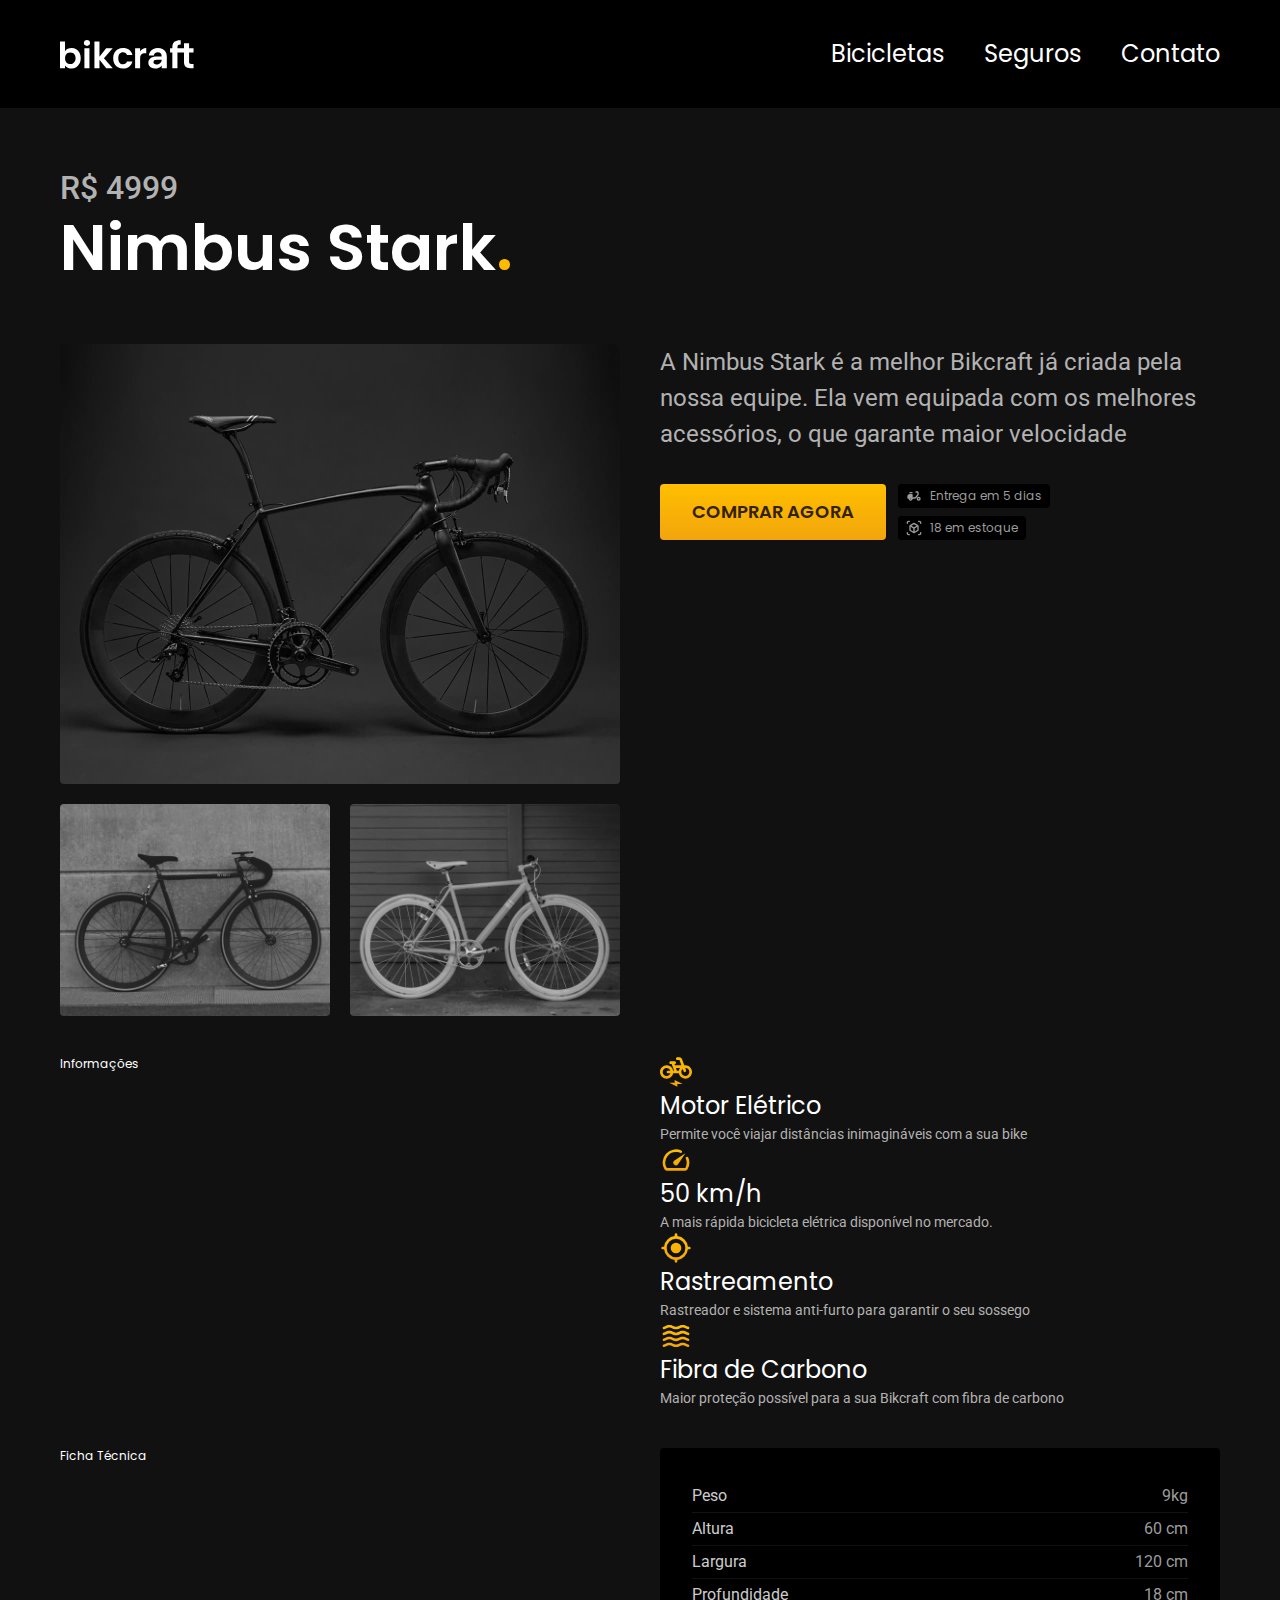
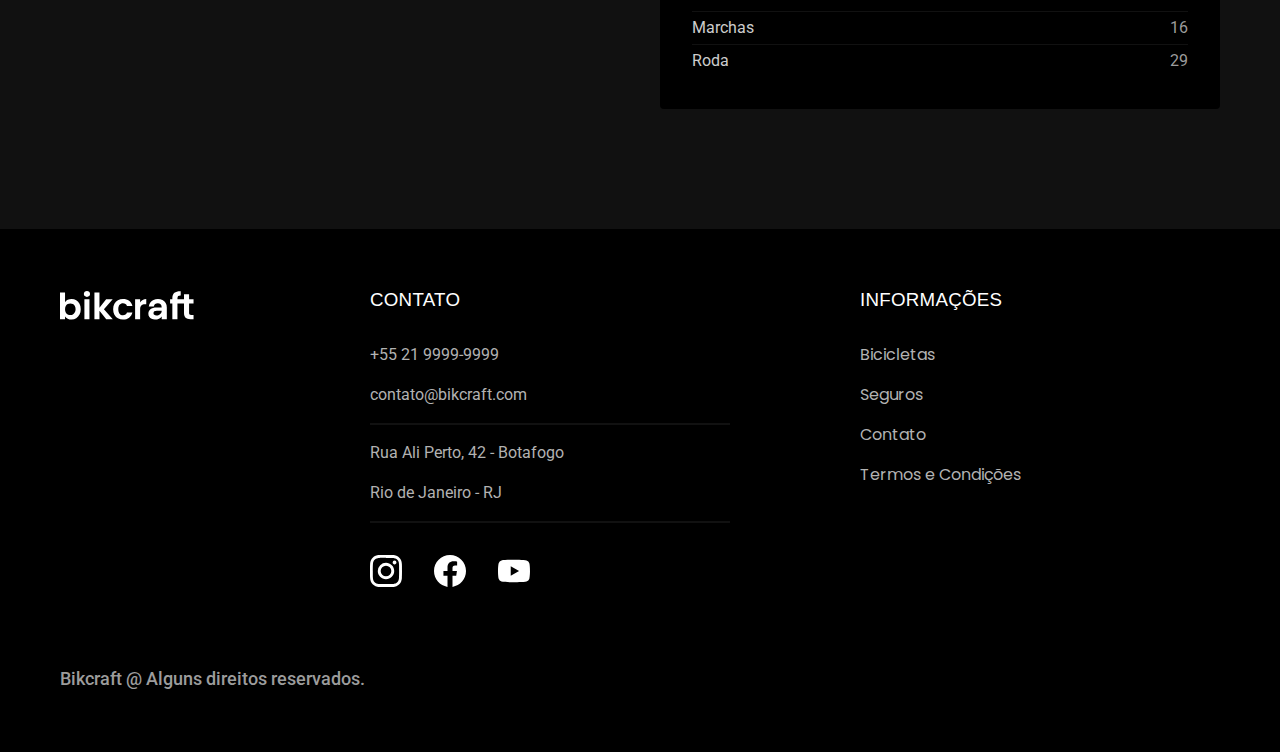
<file: bicicletas/nimbus.html>
<!DOCTYPE html>
<html lang="en">

<head>
  <meta charset="UTF-8">
  <meta name="viewport" content="width=device-width, initial-scale=1.0">
  <meta name="description" content="Termos e condições">
  <link rel="stylesheet" href="../css/style.css">
  <link rel="preconnect" href="https://fonts.googleapis.com">
  <link rel="preconnect" href="https://fonts.gstatic.com" crossorigin>
  <link href="https://fonts.googleapis.com/css2?family=Merriweather:ital,wght@1,900&family=Poppins:wght@400;600&family=Roboto:wght@400;500&display=swap" rel="stylesheet">
  <title>Termos e Condições | Bikcraft</title>
</head>

<body id="termos">
  <header class="header-bg">
    <div class="header container">
      <a href="../">
        <img src="../img/bikcraft.svg" alt="Bikecraft">
      </a>

      <nav arial-label="primaria">
        <ul class="header-menu cor-0 font-1-m">
          <li><a href="../bicicletas.html">Bicicletas</a></li>
          <li><a href="../seguros.html">Seguros</a></li>
          <li><a href="../contato.html">Contato</a></li>
        </ul>
      </nav>
    </div>
  </header>

  <main class="titulo-bg">
    <div>
      <div class="titulo container">
        <p class="font-2-xl cor-5">R$ 4999</p>
        <h1 class="font-1-xxl cor-0">Nimbus Stark<span class="cor-p1">.</span></h1>
      </div>
    </div>
    <div class="bicicleta container">
      <div class="bicicleta-imagens">
        <img src="../img/bicicleta/nimbus1.jpg" alt="">
        <img src="../img/bicicleta/nimbus2.jpg" alt="">
        <img src="../img/bicicleta/nimbus3.jpg" alt="">
      </div>
      <div class="bicicleta-conteudo">
        <p class="font-2-l cor-5">A Nimbus Stark é a melhor Bikcraft já criada pela nossa equipe. Ela vem equipada com os melhores acessórios, o que garante maior velocidade</p>
        <div class="bicicleta-comprar">
          <a class="botao" href="../orcamento.html">Comprar Agora</a>
          <span class="font-1-xs cor-6"><img src="../img/icones/entrega.svg" alt="">Entrega em 5 dias</span>
          <span class="font-1-xs cor-6"><img src="../img/icones/estoque.svg" alt="">18 em estoque</span>
        </div>
      </div>
      <h2 class="font-1-xs cor-0">Informações</h2>
      <ul class="bicicleta-informações">
        <li>
          <img src="../img/icones/eletrica.svg" alt="">
          <h3 class="font-1-m cor-0">Motor Elétrico</h3>
          <p class="font-2-xs cor-5">Permite você viajar distâncias inimagináveis com a sua bike</p>
        </li>
        <li>
          <img src="../img/icones/velocidade.svg" alt="">
          <h3 class="font-1-m cor-0">50 km/h</h3>
          <p class="font-2-xs cor-5">A mais rápida bicicleta elétrica disponível no mercado.</p>
        </li>
        <li>
          <img src="../img/icones/rastreador.svg" alt="">
          <h3 class="font-1-m cor-0">Rastreamento</h3>
          <p class="font-2-xs cor-5">Rastreador e sistema anti-furto para garantir o seu sossego</p>
        </li>
        <li>
          <img src="../img/icones/carbono.svg" alt="">
          <h3 class="font-1-m cor-0">Fibra de Carbono</h3>
          <p class="font-2-xs cor-5">Maior proteção possível para a sua Bikcraft com fibra de carbono</p>
        </li>
      </ul>

      <h2 class="font-1-xs cor-0">Ficha Técnica</h2>
      <ul class="bicicleta-ficha font-2-s cor-4">
        <li>Peso <span>9kg</span></li>
        <li>Altura <span>60 cm</span></li>
        <li>Largura <span>120 cm</span></li>
        <li>Profundidade <span>18 cm</span></li>
        <li>Marchas <span>16</span></li>
        <li>Roda <span>29</span></li>
      </ul>
    </div>
  </main>

  <footer class="footer-bg">
    <div class="footer container">
      <img src="../img/bikcraft.svg" alt="Bikcraft">
      <div class="footer-contato">
        <h3 class="font-2-l-b cor-0">CONTATO</h3>
        <ul class="cor-5 font-2-s">
          <li><a href="tel:+552199999999">+55 21 9999-9999</a></li>
          <li><a href="mailto:contato@bikcraft.com">contato@bikcraft.com</a></li>
          <li>Rua Ali Perto, 42 - Botafogo</li>
          <li>Rio de Janeiro - RJ</li>
        </ul>

        <div class="footer-redes">
          <a href="./">
            <img src="../img/redes/instagram.svg" alt="Instagram">
          </a>
          <a href="./">
            <img src="../img/redes/facebook.svg" alt="Facebook">
          </a>
          <a href="./">
            <img src="../img/redes/youtube.svg" alt="Youtube">
          </a>
        </div>
      </div>

      <div class="footer-informacoes">
        <h3 class="font-2-l-b cor-0">INFORMAÇÕES</h3>
        <nav>
          <ul class="font-1-s cor-5">
            <li><a href="../bicicletas.html">Bicicletas</a></li>
            <li><a href="../seguros.html">Seguros</a></li>
            <li><a href="../contato.html">Contato</a></li>
            <li><a href="../termos.html">Termos e Condições</a></li>
          </ul>
        </nav>
      </div>
      <p class="footer-copy font-2-m cor-6">Bikcraft @ Alguns direitos reservados.</p>
    </div>

  </footer>
</body>

</html>
</file>
<file: css/style.css>
@import "./global/global.css";
@import "./utilidades/tipografia.css";
@import "./utilidades/cores.css";
@import "./global/header.css";
@import "./global/footer.css";

/* Home */
@import "./home/introducao.css";
@import "./home/tecnologia.css";
@import "./home/parceiros.css";
@import "./home/depoimento.css";

/* Utilidades */ 
@import "./utilidades/componentes.css";

/* Bicicletas */
@import "./bicicletas/bicicletas-lista.css";
@import "./bicicletas/bicicletas.css";

/* Seguros */
@import "./seguros/seguros.css";
@import "./seguros/perguntas.css";
@import "./seguros/vantagens.css";


/* Termos */
@import "./termos/termos.css";

/* Bicicletas */
@import "./bicicleta/bicicleta.css";
@import "./bicicleta/seguro.css";

/* Contato */
@import "./contato/contato.css";
@import "./contato/lojas.css";

/* Formulários */
@import "./utilidades/formulario.css";

/* Orçamento */
@import "./orcamento/orcamento.css"
</file>
